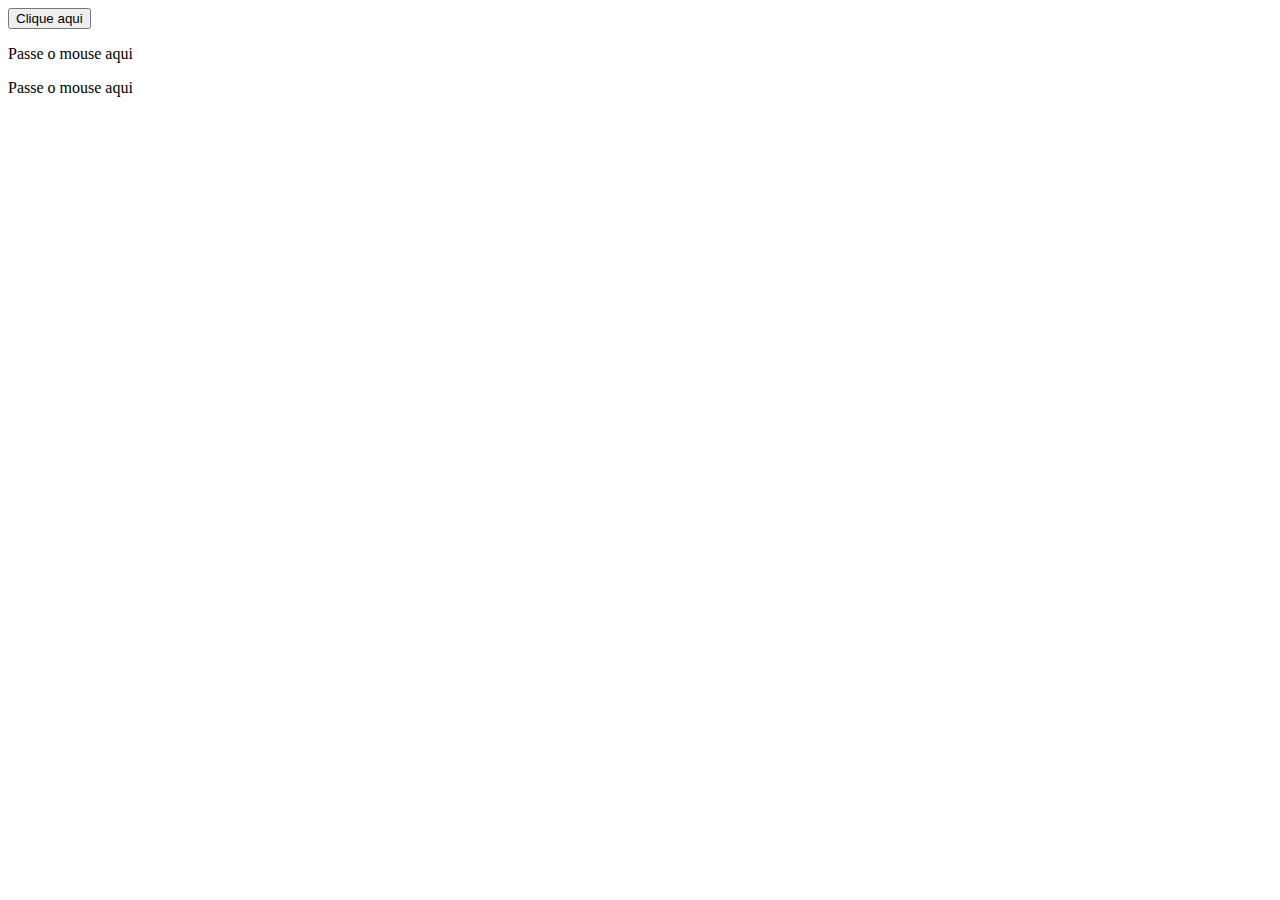
<file: intro-javascript/index.html>
<!DOCTYPE html>
<html lang="en">
<head>
    <meta charset="UTF-8">
    <meta name="viewport" content="width=device-width, initial-scale=1.0">
    <title>Minha página</title>
    <script type="text/javascript" src="js/main.js"></script>
</head>
<body>
    <button type="button" onclick="clicou()">Clique aqui</button>
    <p id="agradecimento" onclick="redirecionar()"></p>
    <p id="mousemove" onmouseover="trocar(this)" onmouseout="voltar(this)">Passe o mouse aqui</p>
    <p id="mousemove2" onmouseover="trocar()" onmouseout="voltar()">Passe o mouse aqui</p>
</body>
</html>
</file>
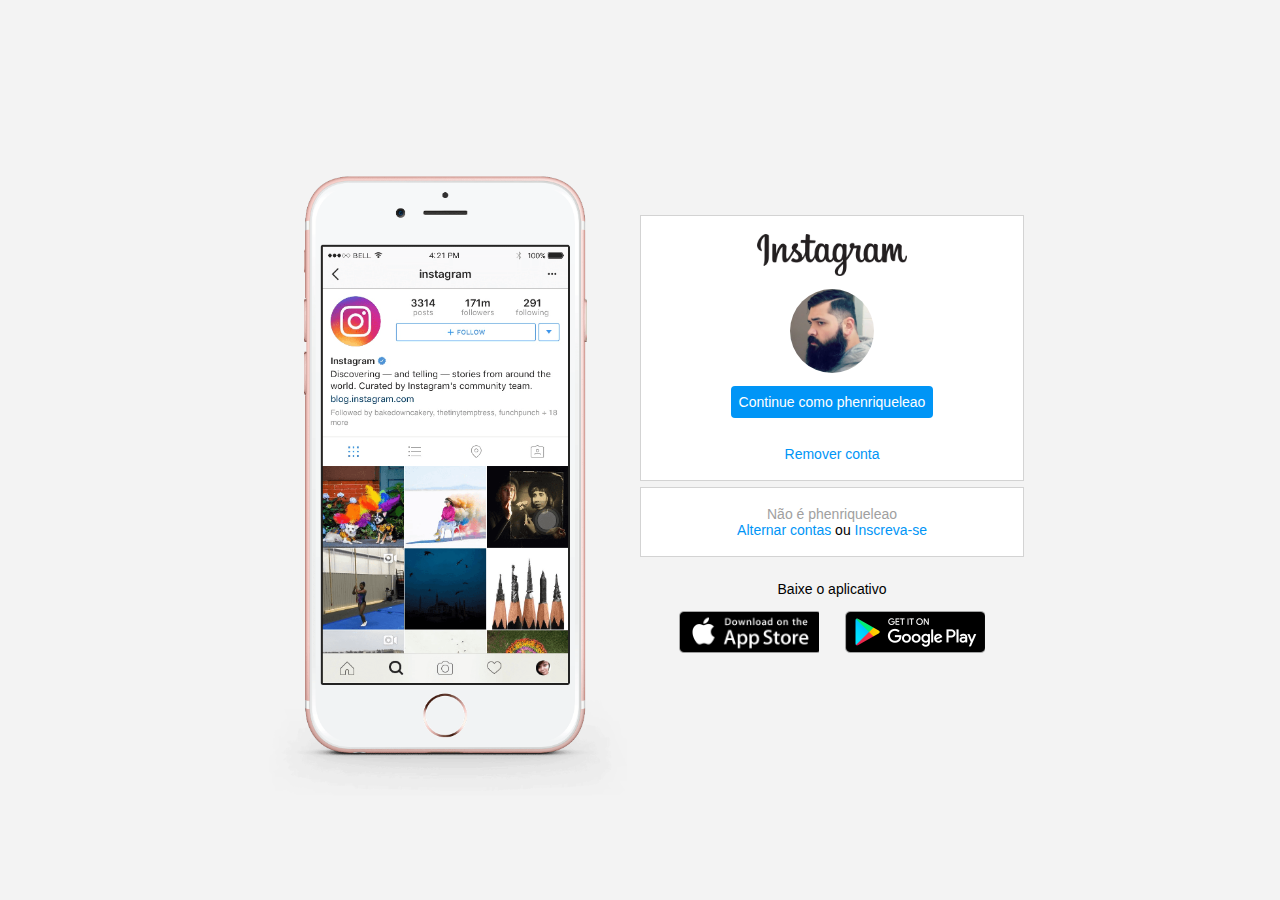
<file: recriando-instagram/index.html>
<!DOCTYPE html>
<html lang="en">
<head>
    <meta charset="UTF-8">
    <meta name="viewport" content="width=device-width, initial-scale=1.0">
    <link rel="stylesheet" href="style.css">
    <title>Instagram</title>
</head>
<body>
    <div class="instagram-wrapper">
        <div class="instagram-phone">
            <img src="img/instagram-celular.png" alt="Celular">
        </div>
        <div class="instagram-continue">
            <div class="group">
                <img src="img/instagram-logo.png" class="instagram-logo" alt="Instagram logo">
                <div class="profile-photo">
                    <img src="img/perfil-instagram.jpg" alt="foto de perfil">
                </div>
                <a href="#" class="instagram-login">Continue como phenriqueleao</a>
                <a href="#" class="instagram-logout">Remover conta</a>
            </div>
            <div class="group">
                <p class="not-account">Não é phenriqueleao</p>
                <p class="notaccount">
                    <span class="link-blue">Alternar contas</span>
                    ou
                    <span class="link-blue">Inscreva-se</span>
                </p>
            </div>
            <div class="get-the-app">
                <p class="get-app">Baixe o aplicativo</p>
                <div class="download">
                    <a href="#" class="app-download"></a>
                    <a href="#" class="app-download"></a>
                </div>
            </div>
        </div>
    </div>
</body>
</html>
</file>
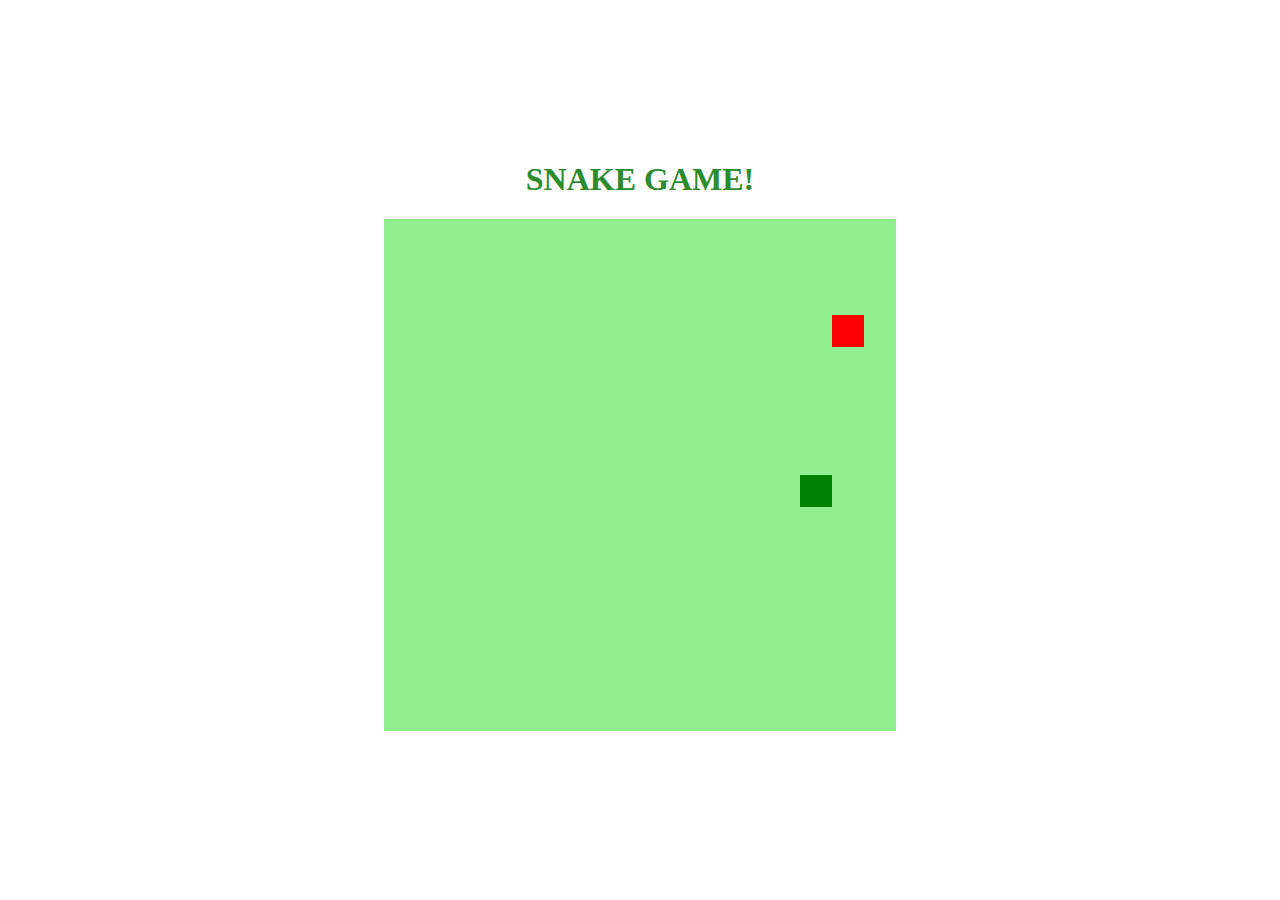
<file: snake-javascript/index.html>
<!DOCTYPE html>
<html lang="en">
<head>
    <meta charset="UTF-8">
    <meta name="viewport" content="width=device-width, initial-scale=1.0">
    <meta http-equiv="X-UA-Compatible" content="ie=edge">
    <link rel="stylesheet" href="style.css">
    <script defer src="script.js"></script>
    <title>Snake Game</title>
</head>
<body>
    <h1>SNAKE GAME!</h1>
    <canvas id="snake" width="512" height="512"></canvas>
</body>
</html>
</file>
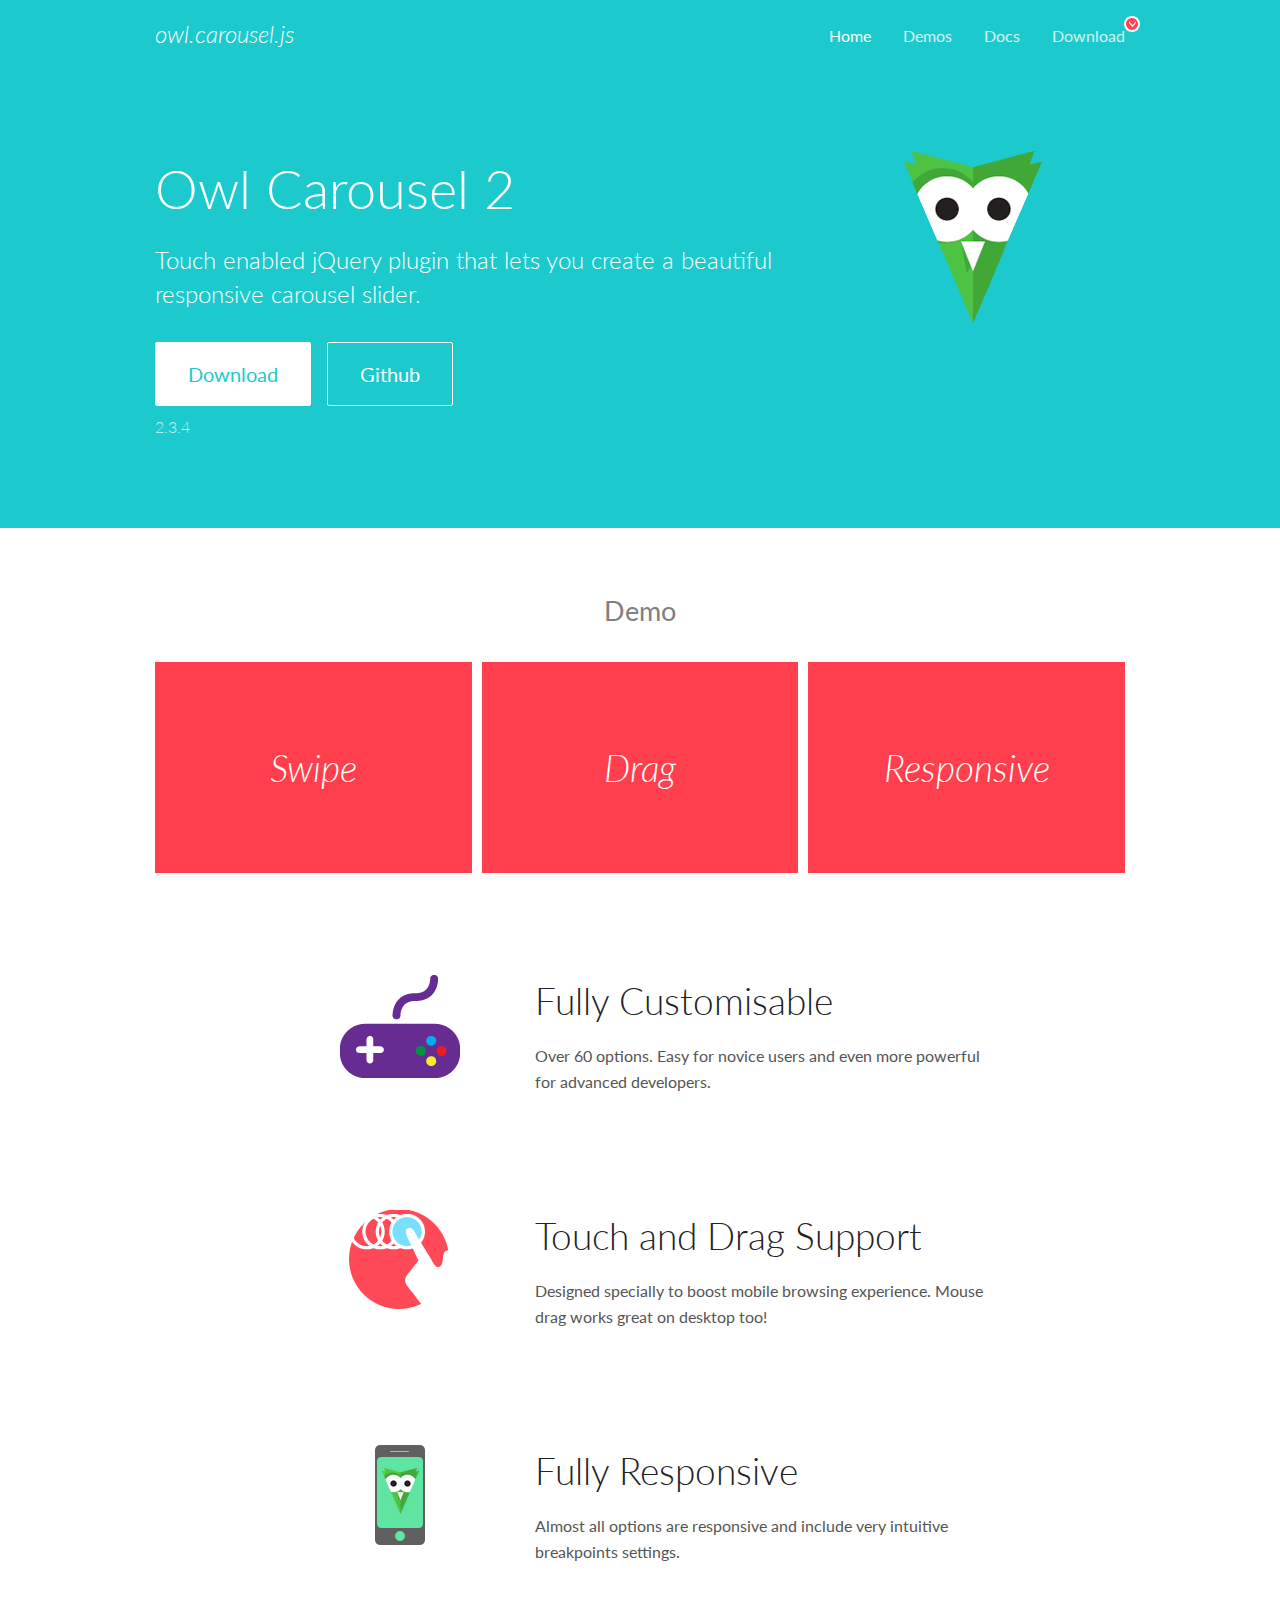
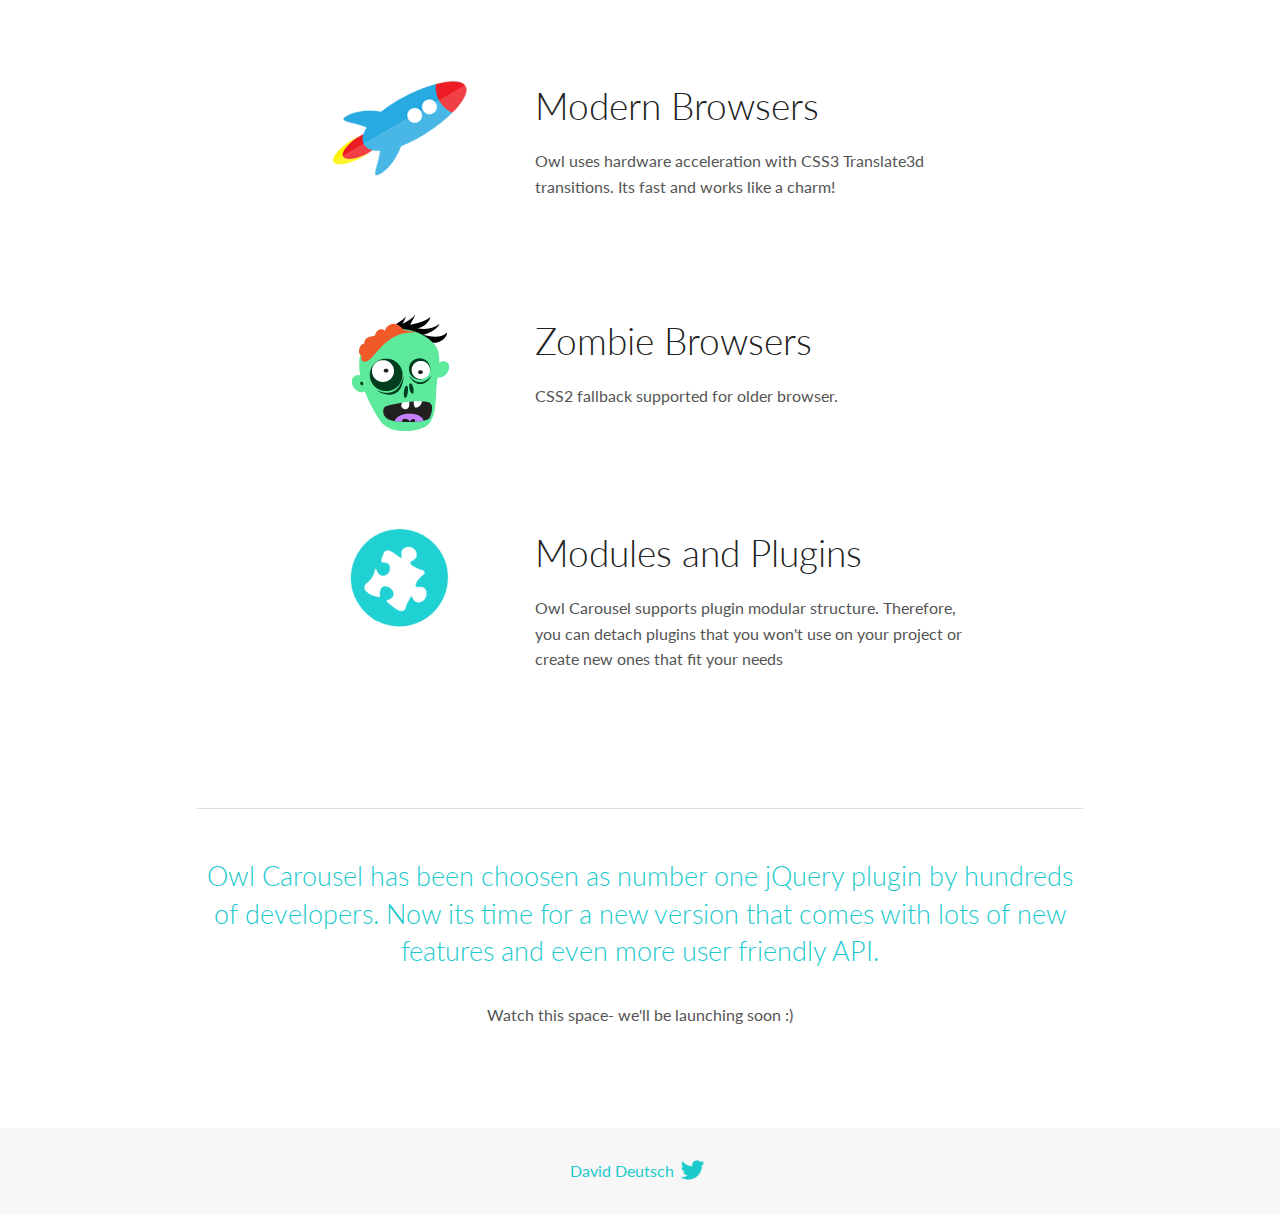
<file: recriando-netflix/OwlCarousel2-2.3.4/docs/index.html>
<!DOCTYPE html>
<html lang="en">
  <head>

    <!-- head -->
    <meta charset="utf-8">
    <meta name="msapplication-tap-highlight" content="no" />
    <meta name="viewport" content="width=device-width, initial-scale=1.0" />
    <meta name="description" content="Touch enabled jQuery plugin that lets you create beautiful responsive carousel slider.">
    <meta name="author" content="David Deutsch">
    <title>
      Home | Owl Carousel | 2.3.4
    </title>

    <!-- Stylesheets -->
    <link href='https://fonts.googleapis.com/css?family=Lato:300,400,700,400italic,300italic' rel='stylesheet' type='text/css'>
    <link rel="stylesheet" href="assets/css/docs.theme.min.css">

    <!-- Owl Stylesheets -->
    <link rel="stylesheet" href="assets/owlcarousel/assets/owl.carousel.min.css">
    <link rel="stylesheet" href="assets/owlcarousel/assets/owl.theme.default.min.css">

    <!-- HTML5 shim and Respond.js IE8 support of HTML5 elements and media queries -->

    <!--[if lt IE 9]>
      <script src="https://oss.maxcdn.com/libs/html5shiv/3.7.0/html5shiv.js"></script>
      <script src="https://oss.maxcdn.com/libs/respond.js/1.3.0/respond.min.js"></script>
    <![endif]-->

    <!-- Favicons -->
    <link rel="apple-touch-icon-precomposed" sizes="144x144" href="assets/ico/apple-touch-icon-144-precomposed.png">
    <link rel="shortcut icon" href="assets/ico/favicon.png">
    <link rel="shortcut icon" href="favicon.ico">

    <!-- Yeah i know js should not be in header. Its required for demos.-->

    <!-- javascript -->
    <script src="assets/vendors/jquery.min.js"></script>
    <script src="assets/owlcarousel/owl.carousel.js"></script>
  </head>
  <body>

    <!-- header -->
    <header class="header">
      <div class="row">
        <div class="large-12 columns">
          <div class="brand left">
            <h3>
              <a href="/OwlCarousel2/">owl.carousel.js</a> 
            </h3>
          </div>
          <a id="toggle-nav" class="right">
            <span></span> <span></span> <span></span> 
          </a> 
          <div class="nav-bar">
            <ul class="clearfix">
              <li class="active">
                <a href="/OwlCarousel2/index.html">Home</a> 
              </li>
              <li> <a href="/OwlCarousel2/demos/demos.html">Demos</a>  </li>
              <li> <a href="/OwlCarousel2/docs/started-welcome.html">Docs</a>  </li>
              <li>
                <a href="https://github.com/OwlCarousel2/OwlCarousel2/archive/2.3.4.zip">Download</a> 
                <span class="download"></span> 
              </li>
            </ul>
          </div>
        </div>
      </div>
    </header>

    <!-- home panel -->
    <section id="hero">
      <div class="row">
        <div class="large-8 medium-8 columns">
          <h1>Owl Carousel 2</h1>
          <h4>Touch enabled jQuery plugin that lets you create a beautiful responsive carousel slider.</h4>
          <a href="https://github.com/OwlCarousel2/OwlCarousel2/archive/2.3.4.zip" class="hero-button">Download</a> 
          <a href="https://github.com/OwlCarousel2/OwlCarousel2" class="hero-button outline">Github</a> 
          <p>2.3.4</p>
        </div>
        <div class="large-4 medium-4 columns">
          <img class="owl-logo" src="assets/img/owl-logo.png" alt="mr. Owl">
        </div>
      </div>
    </section>

    <!-- body -->
    <div class="home-demo">
      <div class="row">
        <div class="large-12 columns">
          <h3>Demo</h3>
          <div class="owl-carousel">
            <div class="item">
              <h2>Swipe</h2>
            </div>
            <div class="item">
              <h2>Drag</h2>
            </div>
            <div class="item">
              <h2>Responsive</h2>
            </div>
            <div class="item">
              <h2>CSS3</h2>
            </div>
            <div class="item">
              <h2>Fast</h2>
            </div>
            <div class="item">
              <h2>Easy</h2>
            </div>
            <div class="item">
              <h2>Free</h2>
            </div>
            <div class="item">
              <h2>Upgradable</h2>
            </div>
            <div class="item">
              <h2>Tons of options</h2>
            </div>
            <div class="item">
              <h2>Infinity</h2>
            </div>
            <div class="item">
              <h2>Auto Width</h2>
            </div>
          </div>
        </div>
      </div>
    </div>
    <script>
      var owl = $('.owl-carousel');
      owl.owlCarousel({
        margin: 10,
        loop: true,
        responsive: {
          0: {
            items: 1
          },
          600: {
            items: 2
          },
          1000: {
            items: 3
          }
        }
      })
    </script>

    <!-- features -->
    <div id="features">
      <div class="row">
        <div class="small-12 medium-9 small-centered columns">
          <section class="row feature">
            <div class="medium-4 small-12 columns">
              <img src="assets/img/feature-options.png" alt="">
            </div>
            <div class="medium-8 small-12 columns">
              <h2>Fully Customisable</h2>
              <p>Over 60 options. Easy for novice users and even more powerful for advanced developers.</p>
            </div>
          </section>
          <section class="row feature">
            <div class="medium-4 small-12 columns">
              <img src="assets/img/feature-drag.png" alt="">
            </div>
            <div class="medium-8 small-12 columns">
              <h2>Touch and Drag Support</h2>
              <p>Designed specially to boost mobile browsing experience. Mouse drag works great on desktop too!</p>
            </div>
          </section>
          <section class="row feature">
            <div class="medium-4 small-12 columns">
              <img src="assets/img/feature-responsive.png" alt="">
            </div>
            <div class="medium-8 small-12 columns">
              <h2>Fully Responsive</h2>
              <p>Almost all options are responsive and include very intuitive breakpoints settings.</p>
            </div>
          </section>
          <section class="row feature">
            <div class="medium-4 small-12 columns">
              <img src="assets/img/feature-modern.png" alt="">
            </div>
            <div class="medium-8 small-12 columns">
              <h2>Modern Browsers</h2>
              <p>Owl uses hardware acceleration with CSS3 Translate3d transitions. Its fast and works like a charm! </p>
            </div>
          </section>
          <section class="row feature">
            <div class="medium-4 small-12 columns">
              <img src="assets/img/feature-zombie.png" alt="">
            </div>
            <div class="medium-8 small-12 columns">
              <h2>Zombie Browsers</h2>
              <p>CSS2 fallback supported for older browser.</p>
            </div>
          </section>
          <section class="row feature">
            <div class="medium-4 small-12 columns">
              <img src="assets/img/feature-module.png" alt="">
            </div>
            <div class="medium-8 small-12 columns">
              <h2>Modules and Plugins</h2>
              <p>Owl Carousel supports plugin modular structure. Therefore, you can detach plugins that you won&#x27;t use on your project or create new ones that fit your needs</p>
            </div>
          </section>
        </div>
      </div>
    </div>

    <!-- footer -->
    <section id="teaser-text">
      <div class="row">
        <div class="small-12 medium-11 small-centered columns">
          <hr>
          <h3 id="owl-carousel-has-been-choosen-as-number-one-jquery-plugin-by-hundreds-of-developers-now-its-time-for-a-new-version-that-comes-with-lots-of-new-features-and-even-more-user-friendly-api-">Owl Carousel has been choosen as number one jQuery plugin by hundreds of developers. Now its time for a new version that comes with lots of new features and even more user friendly API.</h3>
          <p>Watch this space- we&#39;ll be launching soon :)</p>
        </div>
      </div>
    </section>

    <!-- footer -->
    <footer class="footer">
      <div class="row">
        <div class="large-12 columns">
          <h5>
            <a href="/OwlCarousel2/docs/support-contact.html">David Deutsch</a> 
            <a id="custom-tweet-button" href="https://twitter.com/share?url=https://github.com/OwlCarousel2/OwlCarousel2&text=Owl Carousel - This is so awesome! " target="_blank"></a> 
          </h5>
        </div>
      </div>
    </footer>

    <!-- vendors -->
    <script src="assets/vendors/highlight.js"></script>
    <script src="assets/js/app.js"></script>
  </body>
</html>
</file>
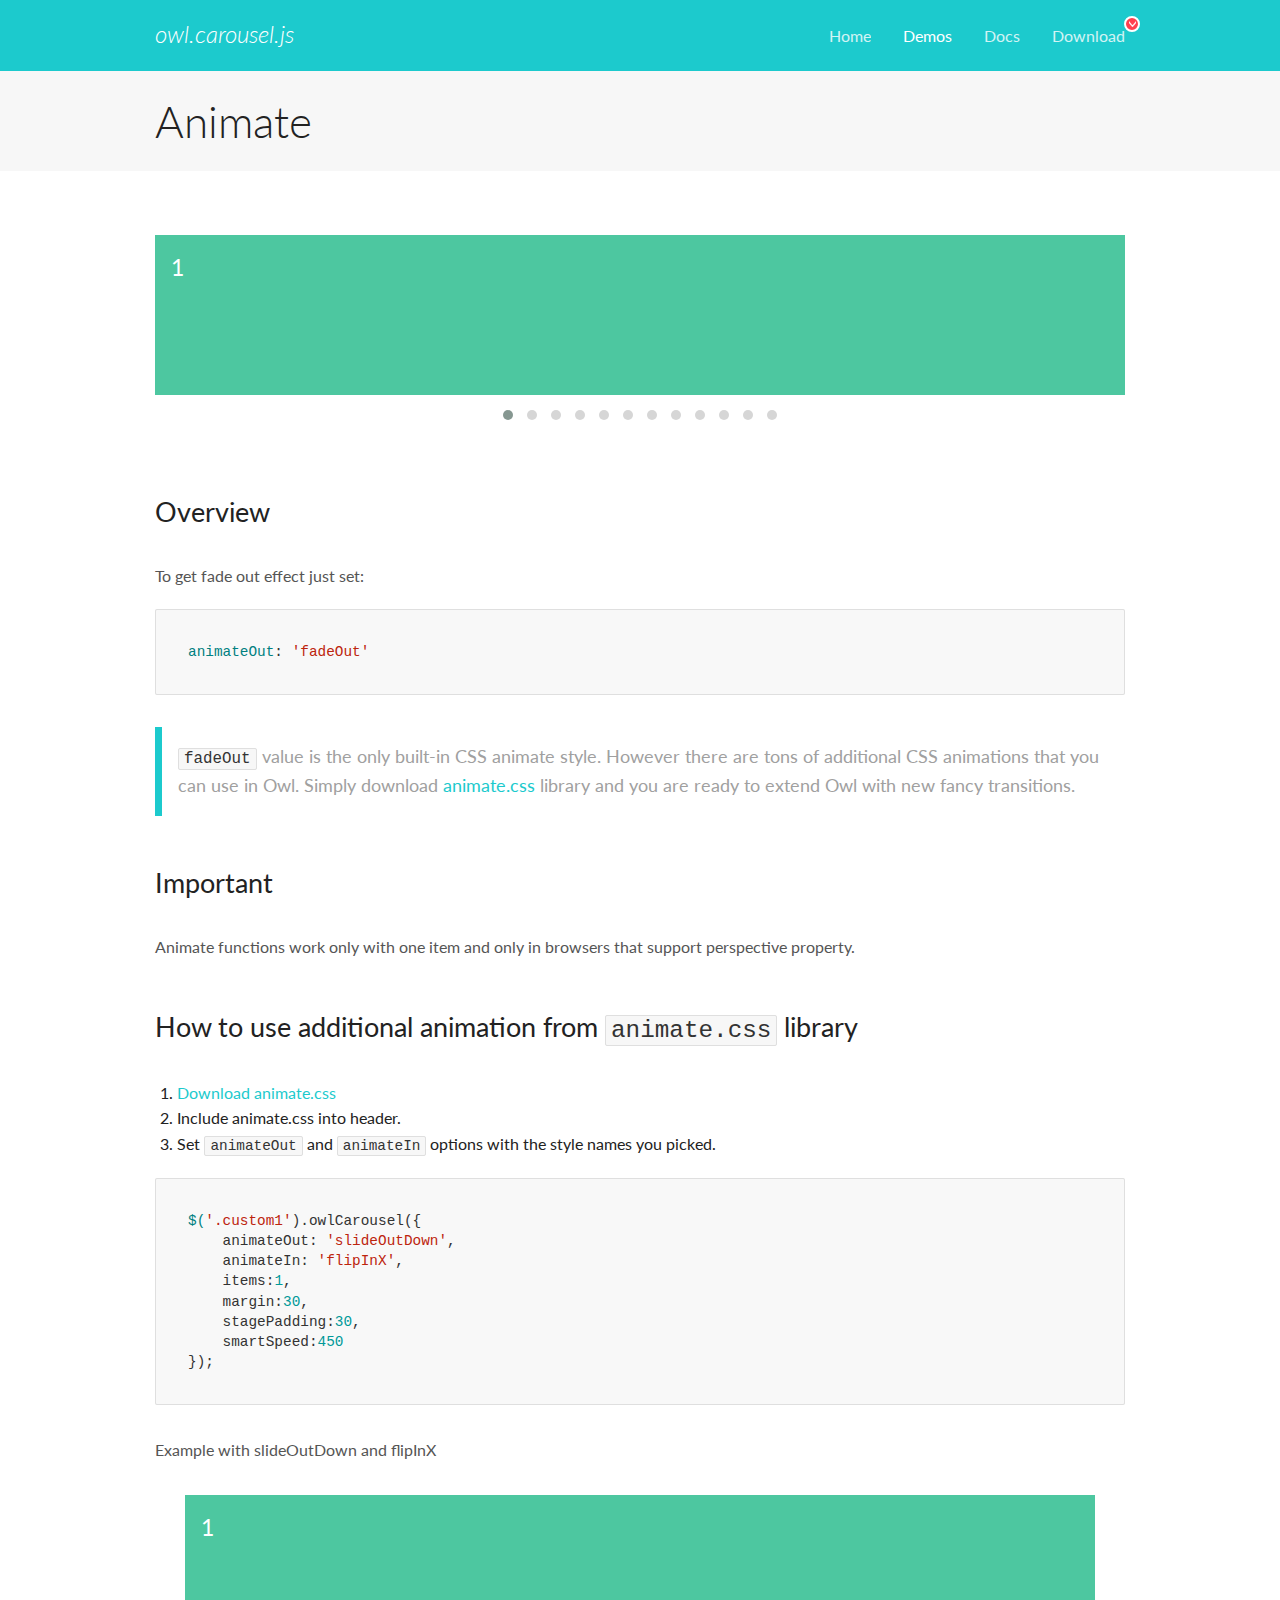
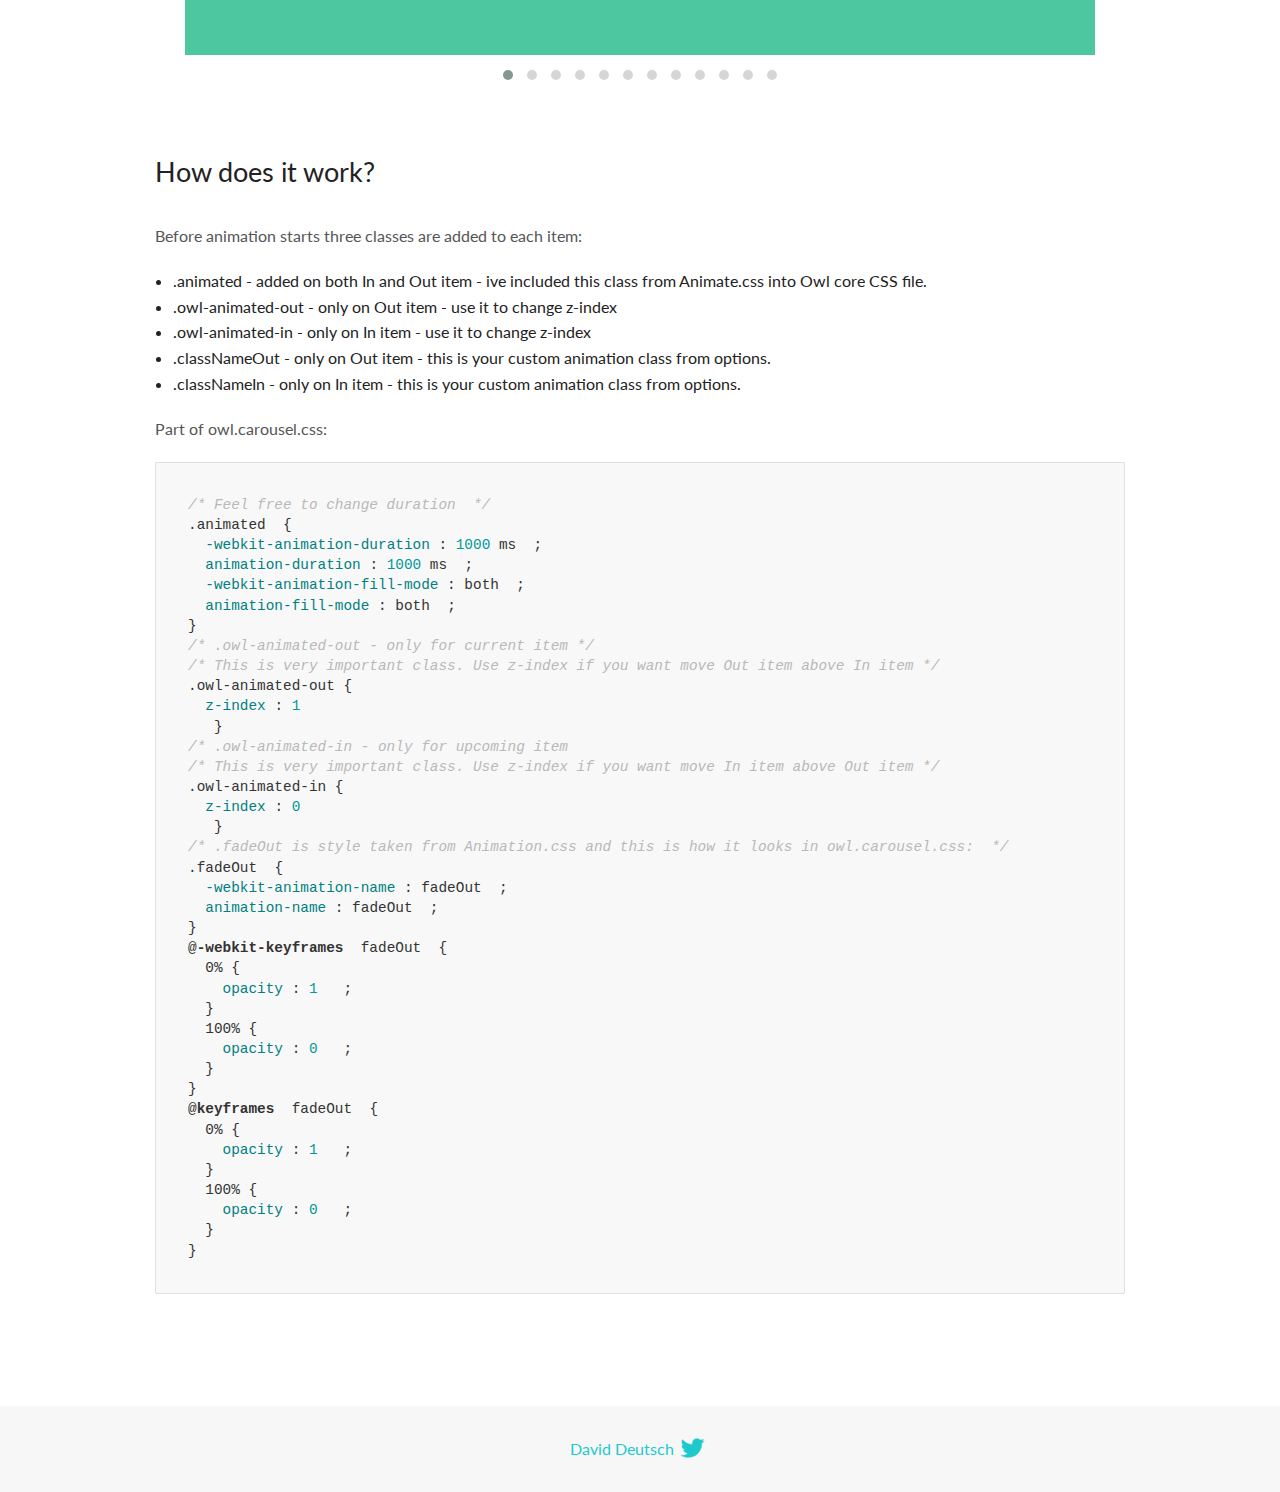
<file: recriando-netflix/OwlCarousel2-2.3.4/docs/demos/animate.html>
<!DOCTYPE html>
<html lang="en">
  <head>

    <!-- head -->
    <meta charset="utf-8">
    <meta name="msapplication-tap-highlight" content="no" />
    <meta name="viewport" content="width=device-width, initial-scale=1.0" />
    <meta name="description" content="Animate carousel">
    <meta name="author" content="David Deutsch">
    <title>
      Animate Demo | Owl Carousel | 2.3.4
    </title>

    <!-- Stylesheets -->
    <link href='https://fonts.googleapis.com/css?family=Lato:300,400,700,400italic,300italic' rel='stylesheet' type='text/css'>
    <link rel="stylesheet" href="../assets/css/docs.theme.min.css">

    <!-- Owl Stylesheets -->
    <link rel="stylesheet" href="../assets/owlcarousel/assets/owl.carousel.min.css">
    <link rel="stylesheet" href="../assets/owlcarousel/assets/owl.theme.default.min.css">

    <!-- HTML5 shim and Respond.js IE8 support of HTML5 elements and media queries -->

    <!--[if lt IE 9]>
      <script src="https://oss.maxcdn.com/libs/html5shiv/3.7.0/html5shiv.js"></script>
      <script src="https://oss.maxcdn.com/libs/respond.js/1.3.0/respond.min.js"></script>
    <![endif]-->

    <!-- Favicons -->
    <link rel="apple-touch-icon-precomposed" sizes="144x144" href="../assets/ico/apple-touch-icon-144-precomposed.png">
    <link rel="shortcut icon" href="../assets/ico/favicon.png">
    <link rel="shortcut icon" href="favicon.ico">

    <!-- Yeah i know js should not be in header. Its required for demos.-->

    <!-- javascript -->
    <script src="../assets/vendors/jquery.min.js"></script>
    <script src="../assets/owlcarousel/owl.carousel.js"></script>
  </head>
  <body>

    <!-- header -->
    <header class="header">
      <div class="row">
        <div class="large-12 columns">
          <div class="brand left">
            <h3>
              <a href="/OwlCarousel2/">owl.carousel.js</a> 
            </h3>
          </div>
          <a id="toggle-nav" class="right">
            <span></span> <span></span> <span></span> 
          </a> 
          <div class="nav-bar">
            <ul class="clearfix">
              <li> <a href="/OwlCarousel2/index.html">Home</a>  </li>
              <li class="active">
                <a href="/OwlCarousel2/demos/demos.html">Demos</a> 
              </li>
              <li> <a href="/OwlCarousel2/docs/started-welcome.html">Docs</a>  </li>
              <li>
                <a href="https://github.com/OwlCarousel2/OwlCarousel2/archive/2.3.4.zip">Download</a> 
                <span class="download"></span> 
              </li>
            </ul>
          </div>
        </div>
      </div>
    </header>

    <!-- title -->
    <section class="title">
      <div class="row">
        <div class="large-12 columns">
          <h1>Animate</h1>
        </div>
      </div>
    </section>

    <!--  Demos -->
    <section id="demos">
      <div class="row">
        <div class="large-12 columns">
          <div class="fadeOut owl-carousel owl-theme">
            <div class="item">
              <h4>1</h4>
            </div>
            <div class="item">
              <h4>2</h4>
            </div>
            <div class="item">
              <h4>3</h4>
            </div>
            <div class="item">
              <h4>4</h4>
            </div>
            <div class="item">
              <h4>5</h4>
            </div>
            <div class="item">
              <h4>6</h4>
            </div>
            <div class="item">
              <h4>7</h4>
            </div>
            <div class="item">
              <h4>8</h4>
            </div>
            <div class="item">
              <h4>9</h4>
            </div>
            <div class="item">
              <h4>10</h4>
            </div>
            <div class="item">
              <h4>11</h4>
            </div>
            <div class="item">
              <h4>12</h4>
            </div>
          </div>
          <h3 id="overview">Overview</h3>
          <p>To get fade out effect just set:</p>
          <pre><code>animateOut: &#39;fadeOut&#39;</code></pre>
          <blockquote>
            <p><code>fadeOut</code> value is the only built-in CSS animate style. However there are tons of additional CSS animations that you can use in Owl. Simply download
              <a href="https://daneden.github.io/animate.css/">animate.css</a>  library and you are ready to extend Owl with new fancy transitions.</p>
          </blockquote>
          <h3 id="important">Important</h3>
          <p>Animate functions work only with one item and only in browsers that support perspective property.</p>
          <h3 id="how-to-use-additional-animation-from-animate-css-library">How to use additional animation from <code>animate.css</code> library</h3>
          <ol>
            <li> <a href="https://daneden.github.io/animate.css/">Download animate.css</a>  </li>
            <li>Include animate.css into header.</li>
            <li>Set <code>animateOut</code> and <code>animateIn</code> options with the style names you picked.</li>
          </ol>
          <pre><code>$(&#39;.custom1&#39;).owlCarousel({
    animateOut: &#39;slideOutDown&#39;,
    animateIn: &#39;flipInX&#39;,
    items:1,
    margin:30,
    stagePadding:30,
    smartSpeed:450
});</code></pre>
          <p>Example with slideOutDown and flipInX</p>
          <div class="custom1 owl-carousel owl-theme">
            <div class="item">
              <h4>1</h4>
            </div>
            <div class="item">
              <h4>2</h4>
            </div>
            <div class="item">
              <h4>3</h4>
            </div>
            <div class="item">
              <h4>4</h4>
            </div>
            <div class="item">
              <h4>5</h4>
            </div>
            <div class="item">
              <h4>6</h4>
            </div>
            <div class="item">
              <h4>7</h4>
            </div>
            <div class="item">
              <h4>8</h4>
            </div>
            <div class="item">
              <h4>9</h4>
            </div>
            <div class="item">
              <h4>10</h4>
            </div>
            <div class="item">
              <h4>11</h4>
            </div>
            <div class="item">
              <h4>12</h4>
            </div>
          </div>
          <h3 id="how-does-it-work-">How does it work?</h3>
          <p>Before animation starts three classes are added to each item:</p>
          <ul>
            <li>.animated - added on both In and Out item - ive included this class from Animate.css into Owl core CSS file.</li>
            <li>.owl-animated-out - only on Out item - use it to change z-index</li>
            <li>.owl-animated-in - only on In item - use it to change z-index</li>
            <li>.classNameOut - only on Out item - this is your custom animation class from options.</li>
            <li>.classNameIn - only on In item - this is your custom animation class from options.</li>
          </ul>
          <p>Part of owl.carousel.css:</p>
          <pre><code class="language-css"><span class="comment">/* Feel free to change duration  */</span> 
<span class="class">.animated</span>  <span class="rules">{
  <span class="rule"><span class="attribute">-webkit-animation-duration</span> :<span class="value"> <span class="number">1000</span> ms</span> </span> ;
  <span class="rule"><span class="attribute">animation-duration</span> :<span class="value"> <span class="number">1000</span> ms</span> </span> ;
  <span class="rule"><span class="attribute">-webkit-animation-fill-mode</span> :<span class="value"> both</span> </span> ;
  <span class="rule"><span class="attribute">animation-fill-mode</span> :<span class="value"> both</span> </span> ;
<span class="rule">}</span> </span> 
<span class="comment">/* .owl-animated-out - only for current item */</span> 
<span class="comment">/* This is very important class. Use z-index if you want move Out item above In item */</span> 
<span class="class">.owl-animated-out</span> <span class="rules">{
  <span class="rule"><span class="attribute">z-index</span> :<span class="value"> <span class="number">1</span> 
</span> </span> </span> }
<span class="comment">/* .owl-animated-in - only for upcoming item
/* This is very important class. Use z-index if you want move In item above Out item */</span> 
<span class="class">.owl-animated-in</span> <span class="rules">{
  <span class="rule"><span class="attribute">z-index</span> :<span class="value"> <span class="number">0</span> 
</span> </span> </span> }
<span class="comment">/* .fadeOut is style taken from Animation.css and this is how it looks in owl.carousel.css:  */</span> 
<span class="class">.fadeOut</span>  <span class="rules">{
  <span class="rule"><span class="attribute">-webkit-animation-name</span> :<span class="value"> fadeOut</span> </span> ;
  <span class="rule"><span class="attribute">animation-name</span> :<span class="value"> fadeOut</span> </span> ;
<span class="rule">}</span> </span> 
<span class="at_rule">@<span class="keyword">-webkit-keyframes</span>  fadeOut </span> {
  0% <span class="rules">{
    <span class="rule"><span class="attribute">opacity</span> :<span class="value"> <span class="number">1</span> </span> </span> ;
  <span class="rule">}</span> </span> 
  100% <span class="rules">{
    <span class="rule"><span class="attribute">opacity</span> :<span class="value"> <span class="number">0</span> </span> </span> ;
  <span class="rule">}</span> </span> 
}
<span class="at_rule">@<span class="keyword">keyframes</span>  fadeOut </span> {
  0% <span class="rules">{
    <span class="rule"><span class="attribute">opacity</span> :<span class="value"> <span class="number">1</span> </span> </span> ;
  <span class="rule">}</span> </span> 
  100% <span class="rules">{
    <span class="rule"><span class="attribute">opacity</span> :<span class="value"> <span class="number">0</span> </span> </span> ;
  <span class="rule">}</span> </span> 
}</code></pre>
          <link rel="stylesheet" href="../assets/css/animate.css">
          <script>
            jQuery(document).ready(function($) {
              $('.fadeOut').owlCarousel({
                items: 1,
                animateOut: 'fadeOut',
                loop: true,
                margin: 10,
              });
              $('.custom1').owlCarousel({
                animateOut: 'slideOutDown',
                animateIn: 'flipInX',
                items: 1,
                margin: 30,
                stagePadding: 30,
                smartSpeed: 450
              });
            });
          </script>
        </div>
      </div>
    </section>

    <!-- footer -->
    <footer class="footer">
      <div class="row">
        <div class="large-12 columns">
          <h5>
            <a href="/OwlCarousel2/docs/support-contact.html">David Deutsch</a> 
            <a id="custom-tweet-button" href="https://twitter.com/share?url=https://github.com/OwlCarousel2/OwlCarousel2&text=Owl Carousel - This is so awesome! " target="_blank"></a> 
          </h5>
        </div>
      </div>
    </footer>

    <!-- vendors -->
    <script src="../assets/vendors/highlight.js"></script>
    <script src="../assets/js/app.js"></script>
  </body>
</html>
</file>
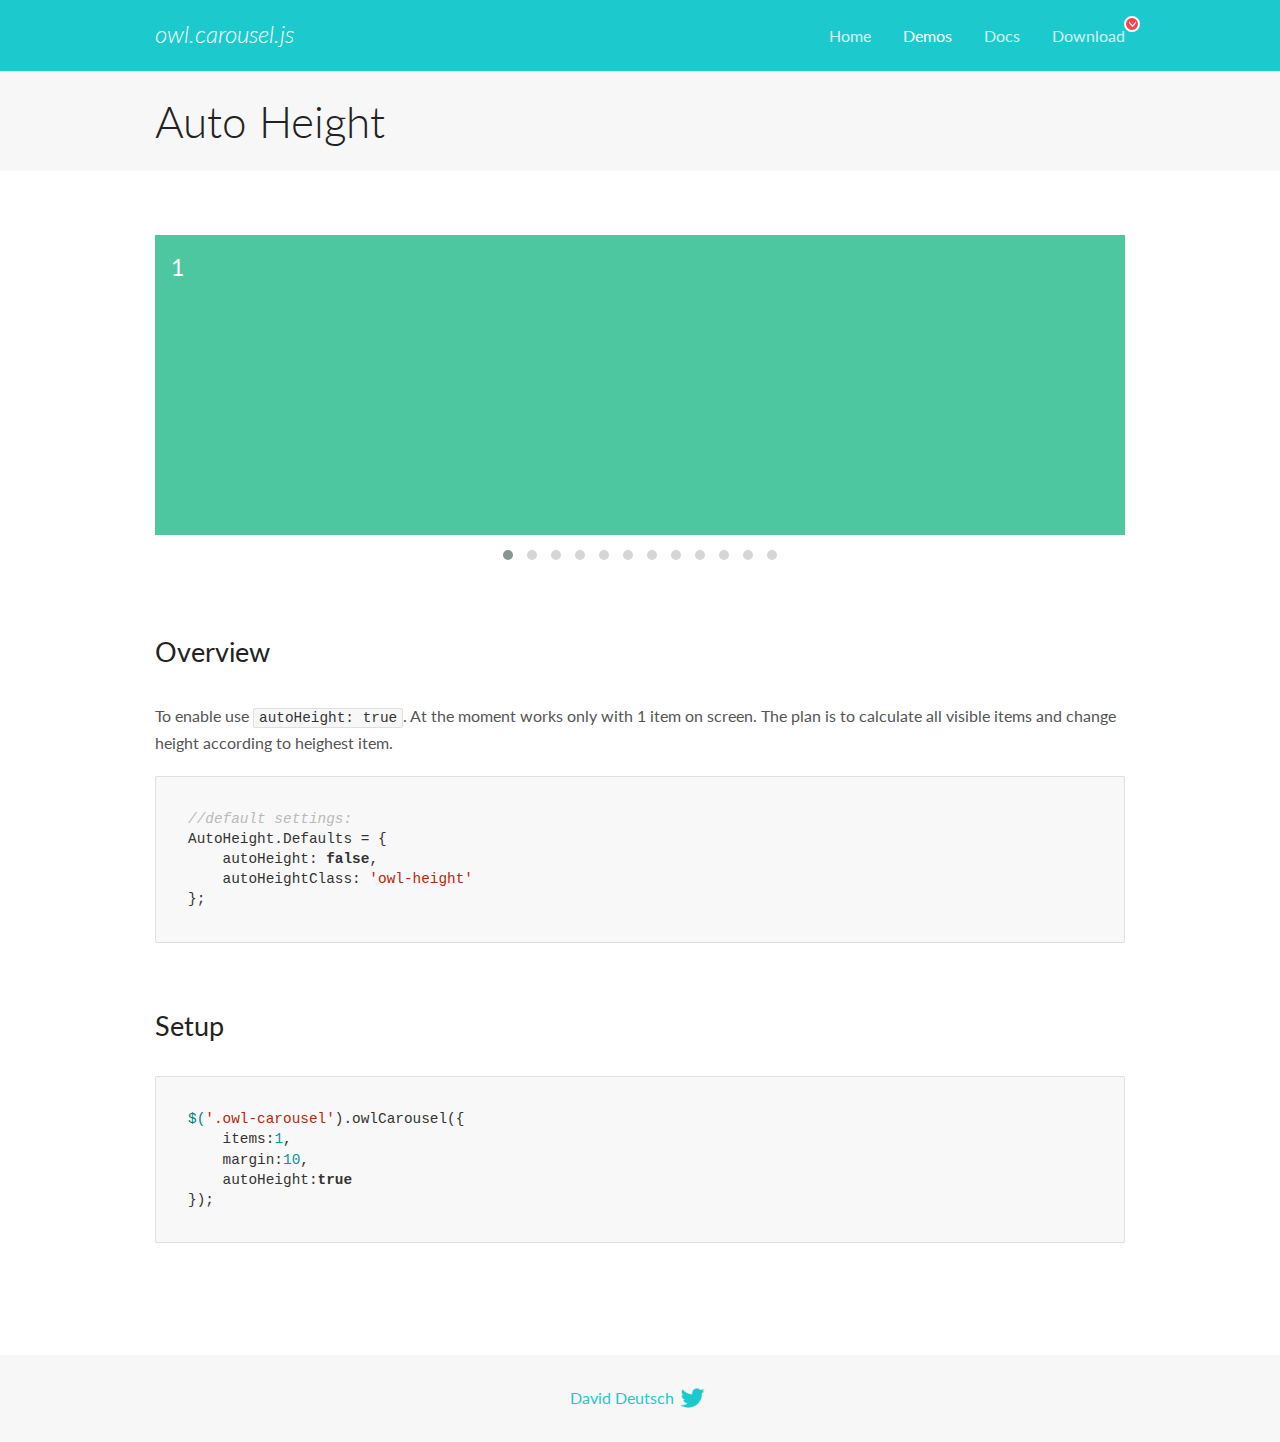
<file: recriando-netflix/OwlCarousel2-2.3.4/docs/demos/autoheight.html>
<!DOCTYPE html>
<html lang="en">
  <head>

    <!-- head -->
    <meta charset="utf-8">
    <meta name="msapplication-tap-highlight" content="no" />
    <meta name="viewport" content="width=device-width, initial-scale=1.0" />
    <meta name="description" content="autoHeight usage demo">
    <meta name="author" content="David Deutsch">
    <title>
      Auto Height Demo | Owl Carousel | 2.3.4
    </title>

    <!-- Stylesheets -->
    <link href='https://fonts.googleapis.com/css?family=Lato:300,400,700,400italic,300italic' rel='stylesheet' type='text/css'>
    <link rel="stylesheet" href="../assets/css/docs.theme.min.css">

    <!-- Owl Stylesheets -->
    <link rel="stylesheet" href="../assets/owlcarousel/assets/owl.carousel.min.css">
    <link rel="stylesheet" href="../assets/owlcarousel/assets/owl.theme.default.min.css">

    <!-- HTML5 shim and Respond.js IE8 support of HTML5 elements and media queries -->

    <!--[if lt IE 9]>
      <script src="https://oss.maxcdn.com/libs/html5shiv/3.7.0/html5shiv.js"></script>
      <script src="https://oss.maxcdn.com/libs/respond.js/1.3.0/respond.min.js"></script>
    <![endif]-->

    <!-- Favicons -->
    <link rel="apple-touch-icon-precomposed" sizes="144x144" href="../assets/ico/apple-touch-icon-144-precomposed.png">
    <link rel="shortcut icon" href="../assets/ico/favicon.png">
    <link rel="shortcut icon" href="favicon.ico">

    <!-- Yeah i know js should not be in header. Its required for demos.-->

    <!-- javascript -->
    <script src="../assets/vendors/jquery.min.js"></script>
    <script src="../assets/owlcarousel/owl.carousel.js"></script>
  </head>
  <body>

    <!-- header -->
    <header class="header">
      <div class="row">
        <div class="large-12 columns">
          <div class="brand left">
            <h3>
              <a href="/OwlCarousel2/">owl.carousel.js</a> 
            </h3>
          </div>
          <a id="toggle-nav" class="right">
            <span></span> <span></span> <span></span> 
          </a> 
          <div class="nav-bar">
            <ul class="clearfix">
              <li> <a href="/OwlCarousel2/index.html">Home</a>  </li>
              <li class="active">
                <a href="/OwlCarousel2/demos/demos.html">Demos</a> 
              </li>
              <li> <a href="/OwlCarousel2/docs/started-welcome.html">Docs</a>  </li>
              <li>
                <a href="https://github.com/OwlCarousel2/OwlCarousel2/archive/2.3.4.zip">Download</a> 
                <span class="download"></span> 
              </li>
            </ul>
          </div>
        </div>
      </div>
    </header>

    <!-- title -->
    <section class="title">
      <div class="row">
        <div class="large-12 columns">
          <h1>Auto Height</h1>
        </div>
      </div>
    </section>

    <!--  Demos -->
    <section id="demos">
      <div class="row">
        <div class="large-12 columns">
          <div class="owl-carousel owl-theme">
            <div class="item" style="height:300px">
              <h4>1</h4>
            </div>
            <div class="item" style="height:100px">
              <h4>2</h4>
            </div>
            <div class="item" style="height:500px">
              <h4>3</h4>
            </div>
            <div class="item" style="height:250px">
              <h4>4</h4>
            </div>
            <div class="item" style="height:400px">
              <h4>5</h4>
            </div>
            <div class="item" style="height:500px">
              <h4>6</h4>
            </div>
            <div class="item" style="height:600px">
              <h4>7</h4>
            </div>
            <div class="item" style="height:400px">
              <h4>8</h4>
            </div>
            <div class="item" style="height:300px">
              <h4>9</h4>
            </div>
            <div class="item" style="height:350px">
              <h4>10</h4>
            </div>
            <div class="item" style="height:200px">
              <h4>11</h4>
            </div>
            <div class="item" style="height:150px">
              <h4>12</h4>
            </div>
          </div>
          <h3 id="overview">Overview</h3>
          <p>To enable use <code>autoHeight: true</code>. At the moment works only with 1 item on screen. The plan is to calculate all visible items and change height according to heighest item.</p>
          <pre><code>//default settings:
AutoHeight.Defaults = {
    autoHeight: false,
    autoHeightClass: &#39;owl-height&#39;
};</code></pre>
          <h3 id="setup">Setup</h3>
          <pre><code>$(&#39;.owl-carousel&#39;).owlCarousel({
    items:1,
    margin:10,
    autoHeight:true
});</code></pre>
          <script>
            $(document).ready(function() {
              $('.owl-carousel').owlCarousel({
                items: 1,
                margin: 10,
                autoHeight: true
              });
            })
          </script>
        </div>
      </div>
    </section>

    <!-- footer -->
    <footer class="footer">
      <div class="row">
        <div class="large-12 columns">
          <h5>
            <a href="/OwlCarousel2/docs/support-contact.html">David Deutsch</a> 
            <a id="custom-tweet-button" href="https://twitter.com/share?url=https://github.com/OwlCarousel2/OwlCarousel2&text=Owl Carousel - This is so awesome! " target="_blank"></a> 
          </h5>
        </div>
      </div>
    </footer>

    <!-- vendors -->
    <script src="../assets/vendors/highlight.js"></script>
    <script src="../assets/js/app.js"></script>
  </body>
</html>
</file>
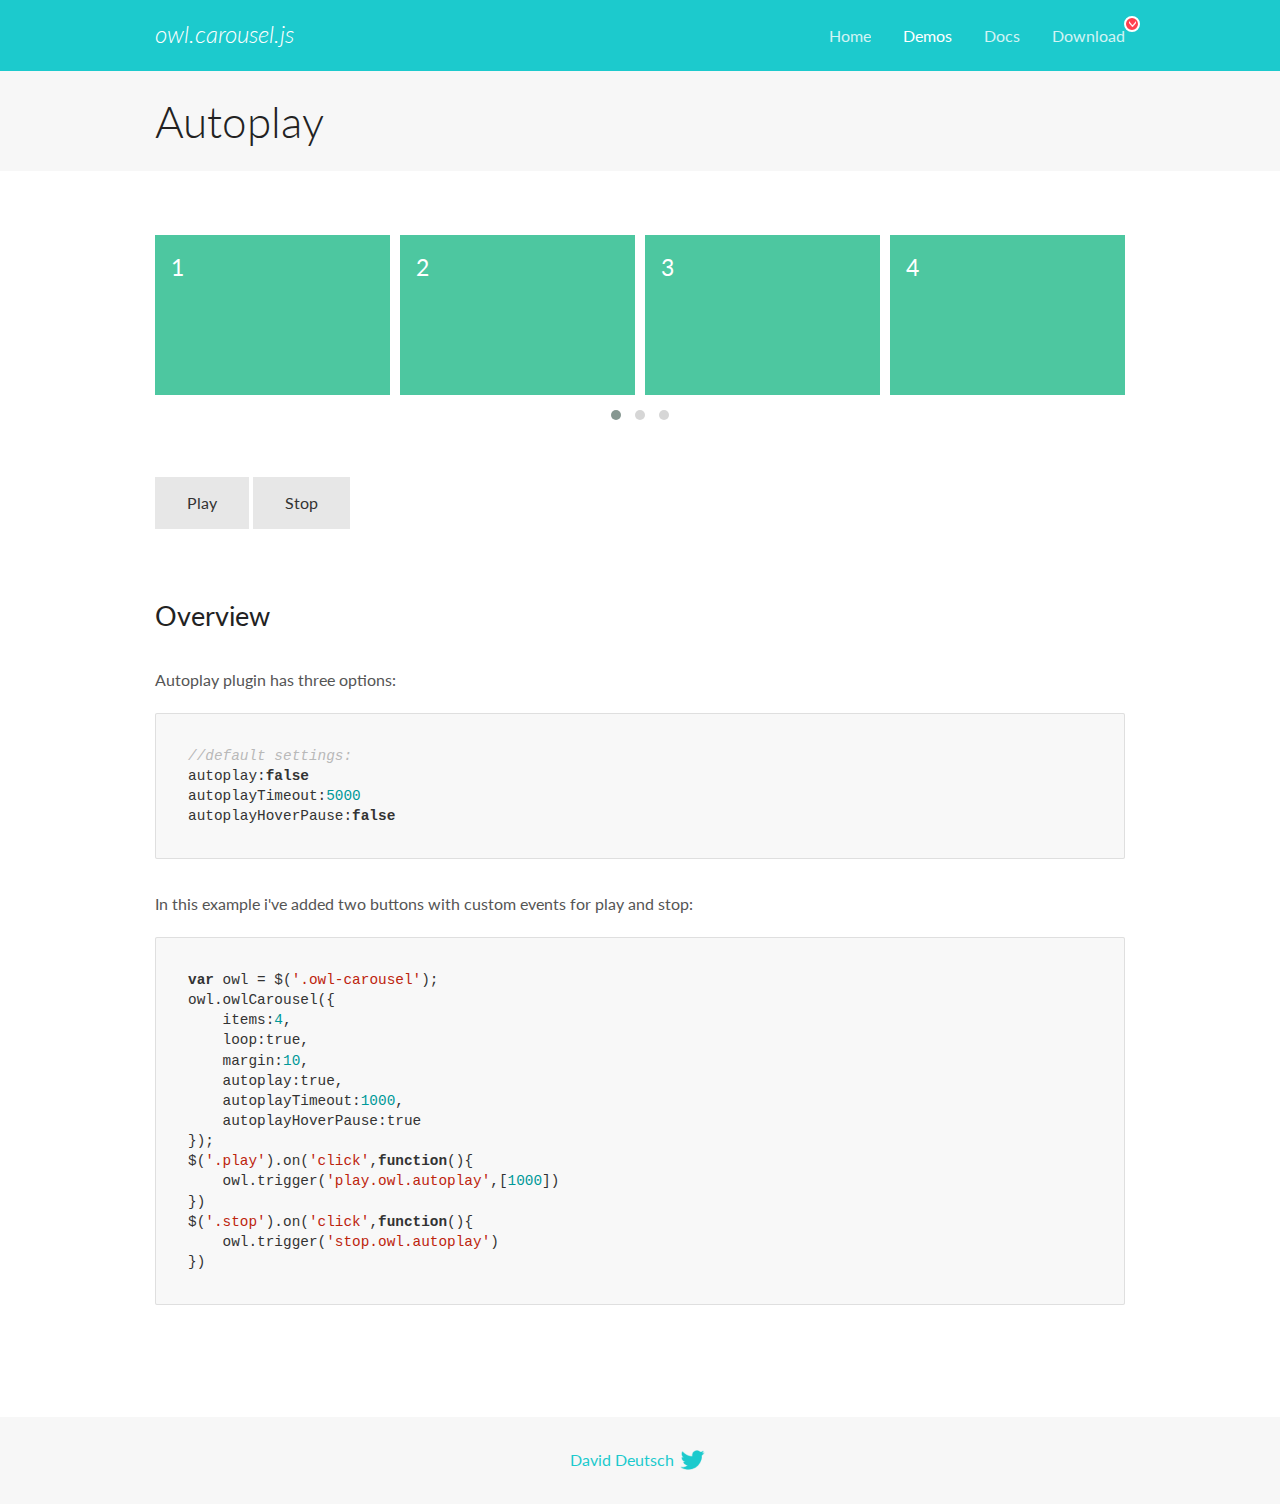
<file: recriando-netflix/OwlCarousel2-2.3.4/docs/demos/autoplay.html>
<!DOCTYPE html>
<html lang="en">
  <head>

    <!-- head -->
    <meta charset="utf-8">
    <meta name="msapplication-tap-highlight" content="no" />
    <meta name="viewport" content="width=device-width, initial-scale=1.0" />
    <meta name="description" content="Autoplay usage demo">
    <meta name="author" content="David Deutsch">
    <title>
      Autoplay Demo | Owl Carousel | 2.3.4
    </title>

    <!-- Stylesheets -->
    <link href='https://fonts.googleapis.com/css?family=Lato:300,400,700,400italic,300italic' rel='stylesheet' type='text/css'>
    <link rel="stylesheet" href="../assets/css/docs.theme.min.css">

    <!-- Owl Stylesheets -->
    <link rel="stylesheet" href="../assets/owlcarousel/assets/owl.carousel.min.css">
    <link rel="stylesheet" href="../assets/owlcarousel/assets/owl.theme.default.min.css">

    <!-- HTML5 shim and Respond.js IE8 support of HTML5 elements and media queries -->

    <!--[if lt IE 9]>
      <script src="https://oss.maxcdn.com/libs/html5shiv/3.7.0/html5shiv.js"></script>
      <script src="https://oss.maxcdn.com/libs/respond.js/1.3.0/respond.min.js"></script>
    <![endif]-->

    <!-- Favicons -->
    <link rel="apple-touch-icon-precomposed" sizes="144x144" href="../assets/ico/apple-touch-icon-144-precomposed.png">
    <link rel="shortcut icon" href="../assets/ico/favicon.png">
    <link rel="shortcut icon" href="favicon.ico">

    <!-- Yeah i know js should not be in header. Its required for demos.-->

    <!-- javascript -->
    <script src="../assets/vendors/jquery.min.js"></script>
    <script src="../assets/owlcarousel/owl.carousel.js"></script>
  </head>
  <body>

    <!-- header -->
    <header class="header">
      <div class="row">
        <div class="large-12 columns">
          <div class="brand left">
            <h3>
              <a href="/OwlCarousel2/">owl.carousel.js</a> 
            </h3>
          </div>
          <a id="toggle-nav" class="right">
            <span></span> <span></span> <span></span> 
          </a> 
          <div class="nav-bar">
            <ul class="clearfix">
              <li> <a href="/OwlCarousel2/index.html">Home</a>  </li>
              <li class="active">
                <a href="/OwlCarousel2/demos/demos.html">Demos</a> 
              </li>
              <li> <a href="/OwlCarousel2/docs/started-welcome.html">Docs</a>  </li>
              <li>
                <a href="https://github.com/OwlCarousel2/OwlCarousel2/archive/2.3.4.zip">Download</a> 
                <span class="download"></span> 
              </li>
            </ul>
          </div>
        </div>
      </div>
    </header>

    <!-- title -->
    <section class="title">
      <div class="row">
        <div class="large-12 columns">
          <h1>Autoplay</h1>
        </div>
      </div>
    </section>

    <!--  Demos -->
    <section id="demos">
      <div class="row">
        <div class="large-12 columns">
          <div class="owl-carousel owl-theme">
            <div class="item">
              <h4>1</h4>
            </div>
            <div class="item">
              <h4>2</h4>
            </div>
            <div class="item">
              <h4>3</h4>
            </div>
            <div class="item">
              <h4>4</h4>
            </div>
            <div class="item">
              <h4>5</h4>
            </div>
            <div class="item">
              <h4>6</h4>
            </div>
            <div class="item">
              <h4>7</h4>
            </div>
            <div class="item">
              <h4>8</h4>
            </div>
            <div class="item">
              <h4>9</h4>
            </div>
            <div class="item">
              <h4>10</h4>
            </div>
            <div class="item">
              <h4>11</h4>
            </div>
            <div class="item">
              <h4>12</h4>
            </div>
          </div>
          <a class="button secondary play">Play</a> 
          <a class="button secondary stop">Stop</a> 
          <h3 id="overview">Overview</h3>
          <p>Autoplay plugin has three options:</p>
          <pre><code>//default settings:
autoplay:false
autoplayTimeout:5000
autoplayHoverPause:false</code></pre>
          <p>In this example i&#39;ve added two buttons with custom events for play and stop:</p>
          <pre><code>var owl = $(&#39;.owl-carousel&#39;);
owl.owlCarousel({
    items:4,
    loop:true,
    margin:10,
    autoplay:true,
    autoplayTimeout:1000,
    autoplayHoverPause:true
});
$(&#39;.play&#39;).on(&#39;click&#39;,function(){
    owl.trigger(&#39;play.owl.autoplay&#39;,[1000])
})
$(&#39;.stop&#39;).on(&#39;click&#39;,function(){
    owl.trigger(&#39;stop.owl.autoplay&#39;)
})</code></pre>
          <script>
            $(document).ready(function() {
              var owl = $('.owl-carousel');
              owl.owlCarousel({
                items: 4,
                loop: true,
                margin: 10,
                autoplay: true,
                autoplayTimeout: 1000,
                autoplayHoverPause: true
              });
              $('.play').on('click', function() {
                owl.trigger('play.owl.autoplay', [1000])
              })
              $('.stop').on('click', function() {
                owl.trigger('stop.owl.autoplay')
              })
            })
          </script>
        </div>
      </div>
    </section>

    <!-- footer -->
    <footer class="footer">
      <div class="row">
        <div class="large-12 columns">
          <h5>
            <a href="/OwlCarousel2/docs/support-contact.html">David Deutsch</a> 
            <a id="custom-tweet-button" href="https://twitter.com/share?url=https://github.com/OwlCarousel2/OwlCarousel2&text=Owl Carousel - This is so awesome! " target="_blank"></a> 
          </h5>
        </div>
      </div>
    </footer>

    <!-- vendors -->
    <script src="../assets/vendors/highlight.js"></script>
    <script src="../assets/js/app.js"></script>
  </body>
</html>
</file>
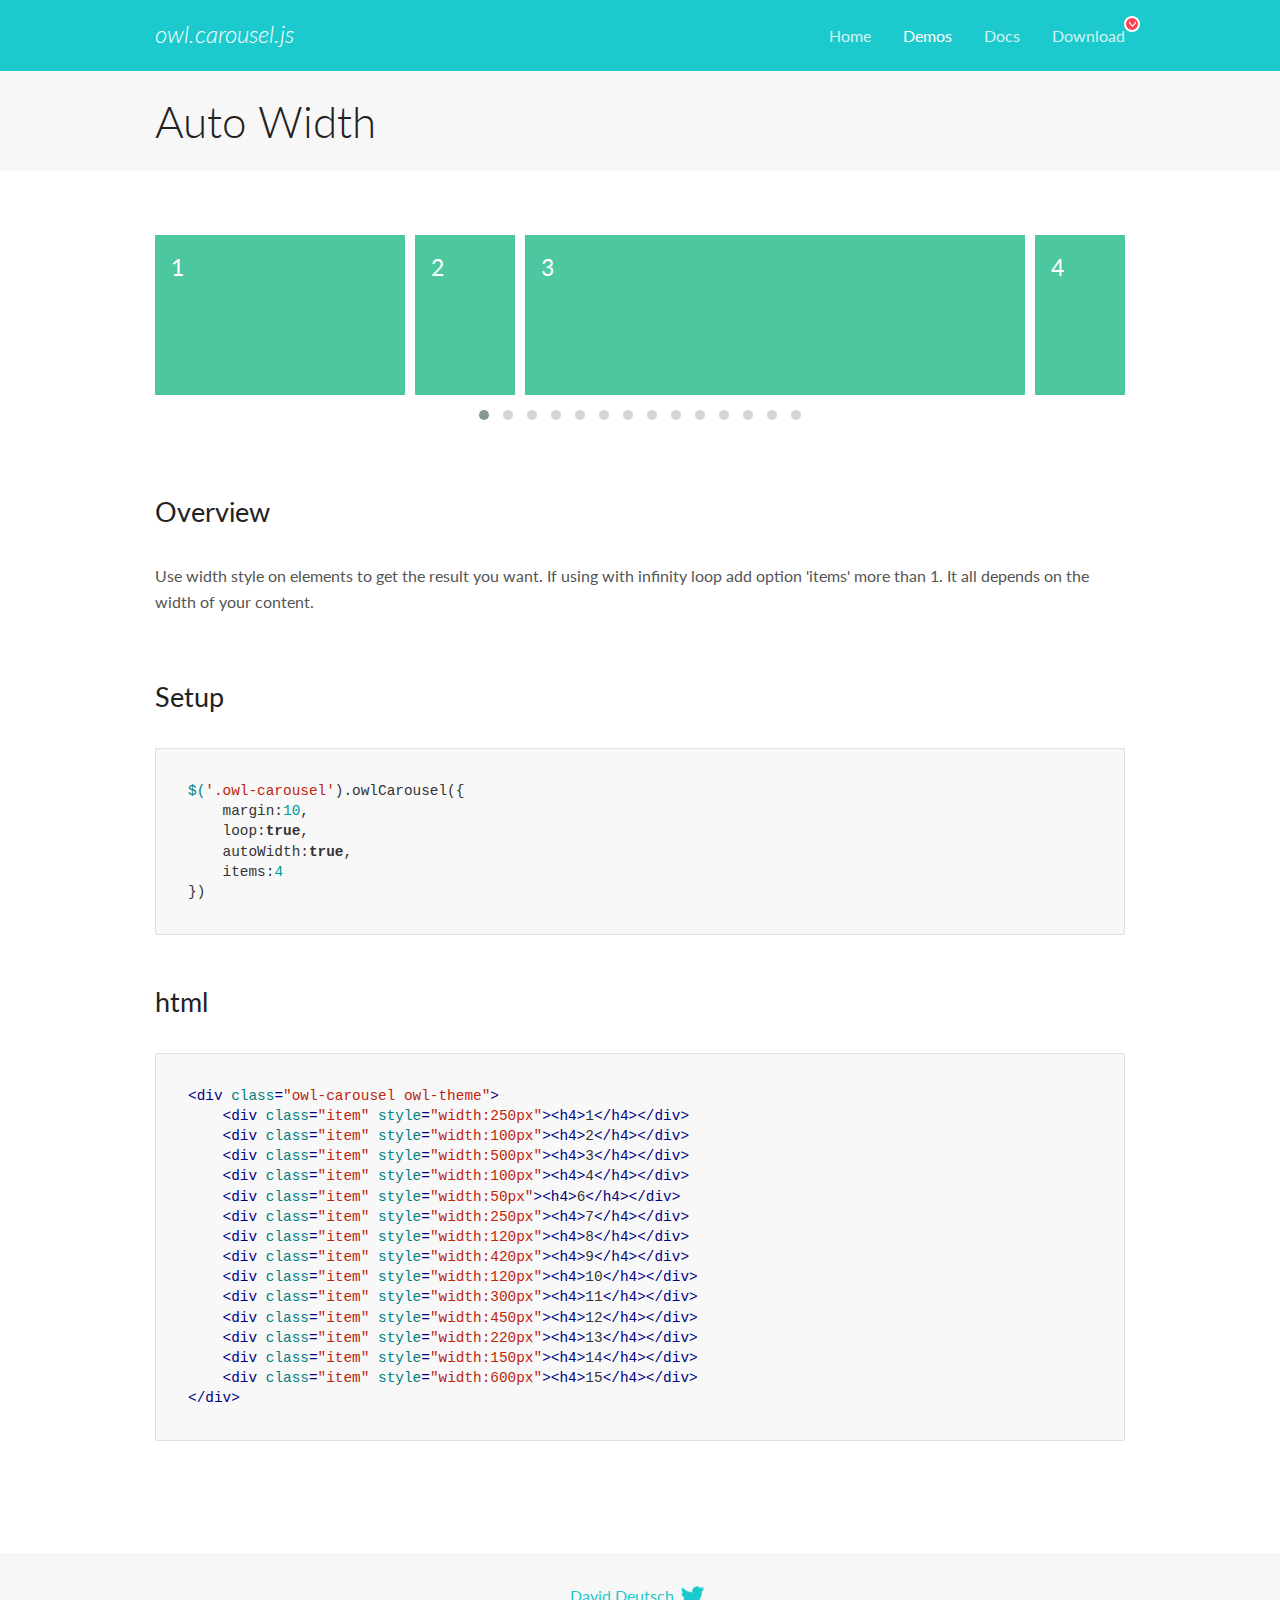
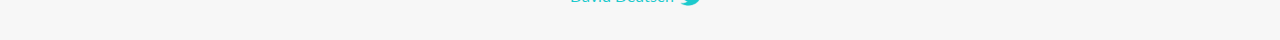
<file: recriando-netflix/OwlCarousel2-2.3.4/docs/demos/autowidth.html>
<!DOCTYPE html>
<html lang="en">
  <head>

    <!-- head -->
    <meta charset="utf-8">
    <meta name="msapplication-tap-highlight" content="no" />
    <meta name="viewport" content="width=device-width, initial-scale=1.0" />
    <meta name="description" content="Auto Width">
    <meta name="author" content="David Deutsch">
    <title>
      Auto Width Demo | Owl Carousel | 2.3.4
    </title>

    <!-- Stylesheets -->
    <link href='https://fonts.googleapis.com/css?family=Lato:300,400,700,400italic,300italic' rel='stylesheet' type='text/css'>
    <link rel="stylesheet" href="../assets/css/docs.theme.min.css">

    <!-- Owl Stylesheets -->
    <link rel="stylesheet" href="../assets/owlcarousel/assets/owl.carousel.min.css">
    <link rel="stylesheet" href="../assets/owlcarousel/assets/owl.theme.default.min.css">

    <!-- HTML5 shim and Respond.js IE8 support of HTML5 elements and media queries -->

    <!--[if lt IE 9]>
      <script src="https://oss.maxcdn.com/libs/html5shiv/3.7.0/html5shiv.js"></script>
      <script src="https://oss.maxcdn.com/libs/respond.js/1.3.0/respond.min.js"></script>
    <![endif]-->

    <!-- Favicons -->
    <link rel="apple-touch-icon-precomposed" sizes="144x144" href="../assets/ico/apple-touch-icon-144-precomposed.png">
    <link rel="shortcut icon" href="../assets/ico/favicon.png">
    <link rel="shortcut icon" href="favicon.ico">

    <!-- Yeah i know js should not be in header. Its required for demos.-->

    <!-- javascript -->
    <script src="../assets/vendors/jquery.min.js"></script>
    <script src="../assets/owlcarousel/owl.carousel.js"></script>
  </head>
  <body>

    <!-- header -->
    <header class="header">
      <div class="row">
        <div class="large-12 columns">
          <div class="brand left">
            <h3>
              <a href="/OwlCarousel2/">owl.carousel.js</a> 
            </h3>
          </div>
          <a id="toggle-nav" class="right">
            <span></span> <span></span> <span></span> 
          </a> 
          <div class="nav-bar">
            <ul class="clearfix">
              <li> <a href="/OwlCarousel2/index.html">Home</a>  </li>
              <li class="active">
                <a href="/OwlCarousel2/demos/demos.html">Demos</a> 
              </li>
              <li> <a href="/OwlCarousel2/docs/started-welcome.html">Docs</a>  </li>
              <li>
                <a href="https://github.com/OwlCarousel2/OwlCarousel2/archive/2.3.4.zip">Download</a> 
                <span class="download"></span> 
              </li>
            </ul>
          </div>
        </div>
      </div>
    </header>

    <!-- title -->
    <section class="title">
      <div class="row">
        <div class="large-12 columns">
          <h1>Auto Width</h1>
        </div>
      </div>
    </section>

    <!--  Demos -->
    <section id="demos">
      <div class="row">
        <div class="large-12 columns">
          <div class="owl-carousel owl-theme">
            <div class="item" style="width:250px">
              <h4>1</h4>
            </div>
            <div class="item" style="width:100px">
              <h4>2</h4>
            </div>
            <div class="item" style="width:500px">
              <h4>3</h4>
            </div>
            <div class="item" style="width:100px">
              <h4>4</h4>
            </div>
            <div class="item" style="width:50px">
              <h4>6</h4>
            </div>
            <div class="item" style="width:250px">
              <h4>7</h4>
            </div>
            <div class="item" style="width:120px">
              <h4>8</h4>
            </div>
            <div class="item" style="width:420px">
              <h4>9</h4>
            </div>
            <div class="item" style="width:120px">
              <h4>10</h4>
            </div>
            <div class="item" style="width:300px">
              <h4>11</h4>
            </div>
            <div class="item" style="width:450px">
              <h4>12</h4>
            </div>
            <div class="item" style="width:220px">
              <h4>13</h4>
            </div>
            <div class="item" style="width:150px">
              <h4>14</h4>
            </div>
            <div class="item" style="width:600px">
              <h4>15</h4>
            </div>
          </div>
          <h3 id="overview">Overview</h3>
          <p>Use width style on elements to get the result you want. If using with infinity loop add option &#39;items&#39; more than 1. It all depends on the width of your content.</p>
          <h3 id="setup">Setup</h3>
          <pre><code>$(&#39;.owl-carousel&#39;).owlCarousel({
    margin:10,
    loop:true,
    autoWidth:true,
    items:4
})</code></pre>
          <h3 id="html">html</h3>
          <pre><code>&lt;div class=&quot;owl-carousel owl-theme&quot;&gt;
    &lt;div class=&quot;item&quot; style=&quot;width:250px&quot;&gt;&lt;h4&gt;1&lt;/h4&gt;&lt;/div&gt;
    &lt;div class=&quot;item&quot; style=&quot;width:100px&quot;&gt;&lt;h4&gt;2&lt;/h4&gt;&lt;/div&gt;
    &lt;div class=&quot;item&quot; style=&quot;width:500px&quot;&gt;&lt;h4&gt;3&lt;/h4&gt;&lt;/div&gt;
    &lt;div class=&quot;item&quot; style=&quot;width:100px&quot;&gt;&lt;h4&gt;4&lt;/h4&gt;&lt;/div&gt;
    &lt;div class=&quot;item&quot; style=&quot;width:50px&quot;&gt;&lt;h4&gt;6&lt;/h4&gt;&lt;/div&gt;
    &lt;div class=&quot;item&quot; style=&quot;width:250px&quot;&gt;&lt;h4&gt;7&lt;/h4&gt;&lt;/div&gt;
    &lt;div class=&quot;item&quot; style=&quot;width:120px&quot;&gt;&lt;h4&gt;8&lt;/h4&gt;&lt;/div&gt;
    &lt;div class=&quot;item&quot; style=&quot;width:420px&quot;&gt;&lt;h4&gt;9&lt;/h4&gt;&lt;/div&gt;
    &lt;div class=&quot;item&quot; style=&quot;width:120px&quot;&gt;&lt;h4&gt;10&lt;/h4&gt;&lt;/div&gt;
    &lt;div class=&quot;item&quot; style=&quot;width:300px&quot;&gt;&lt;h4&gt;11&lt;/h4&gt;&lt;/div&gt;
    &lt;div class=&quot;item&quot; style=&quot;width:450px&quot;&gt;&lt;h4&gt;12&lt;/h4&gt;&lt;/div&gt;
    &lt;div class=&quot;item&quot; style=&quot;width:220px&quot;&gt;&lt;h4&gt;13&lt;/h4&gt;&lt;/div&gt;
    &lt;div class=&quot;item&quot; style=&quot;width:150px&quot;&gt;&lt;h4&gt;14&lt;/h4&gt;&lt;/div&gt;
    &lt;div class=&quot;item&quot; style=&quot;width:600px&quot;&gt;&lt;h4&gt;15&lt;/h4&gt;&lt;/div&gt;
&lt;/div&gt;</code></pre>
          <script>
            $(document).ready(function() {
              $('.owl-carousel').owlCarousel({
                margin: 10,
                loop: true,
                autoWidth: true,
                items: 4
              })
            })
          </script>
        </div>
      </div>
    </section>

    <!-- footer -->
    <footer class="footer">
      <div class="row">
        <div class="large-12 columns">
          <h5>
            <a href="/OwlCarousel2/docs/support-contact.html">David Deutsch</a> 
            <a id="custom-tweet-button" href="https://twitter.com/share?url=https://github.com/OwlCarousel2/OwlCarousel2&text=Owl Carousel - This is so awesome! " target="_blank"></a> 
          </h5>
        </div>
      </div>
    </footer>

    <!-- vendors -->
    <script src="../assets/vendors/highlight.js"></script>
    <script src="../assets/js/app.js"></script>
  </body>
</html>
</file>
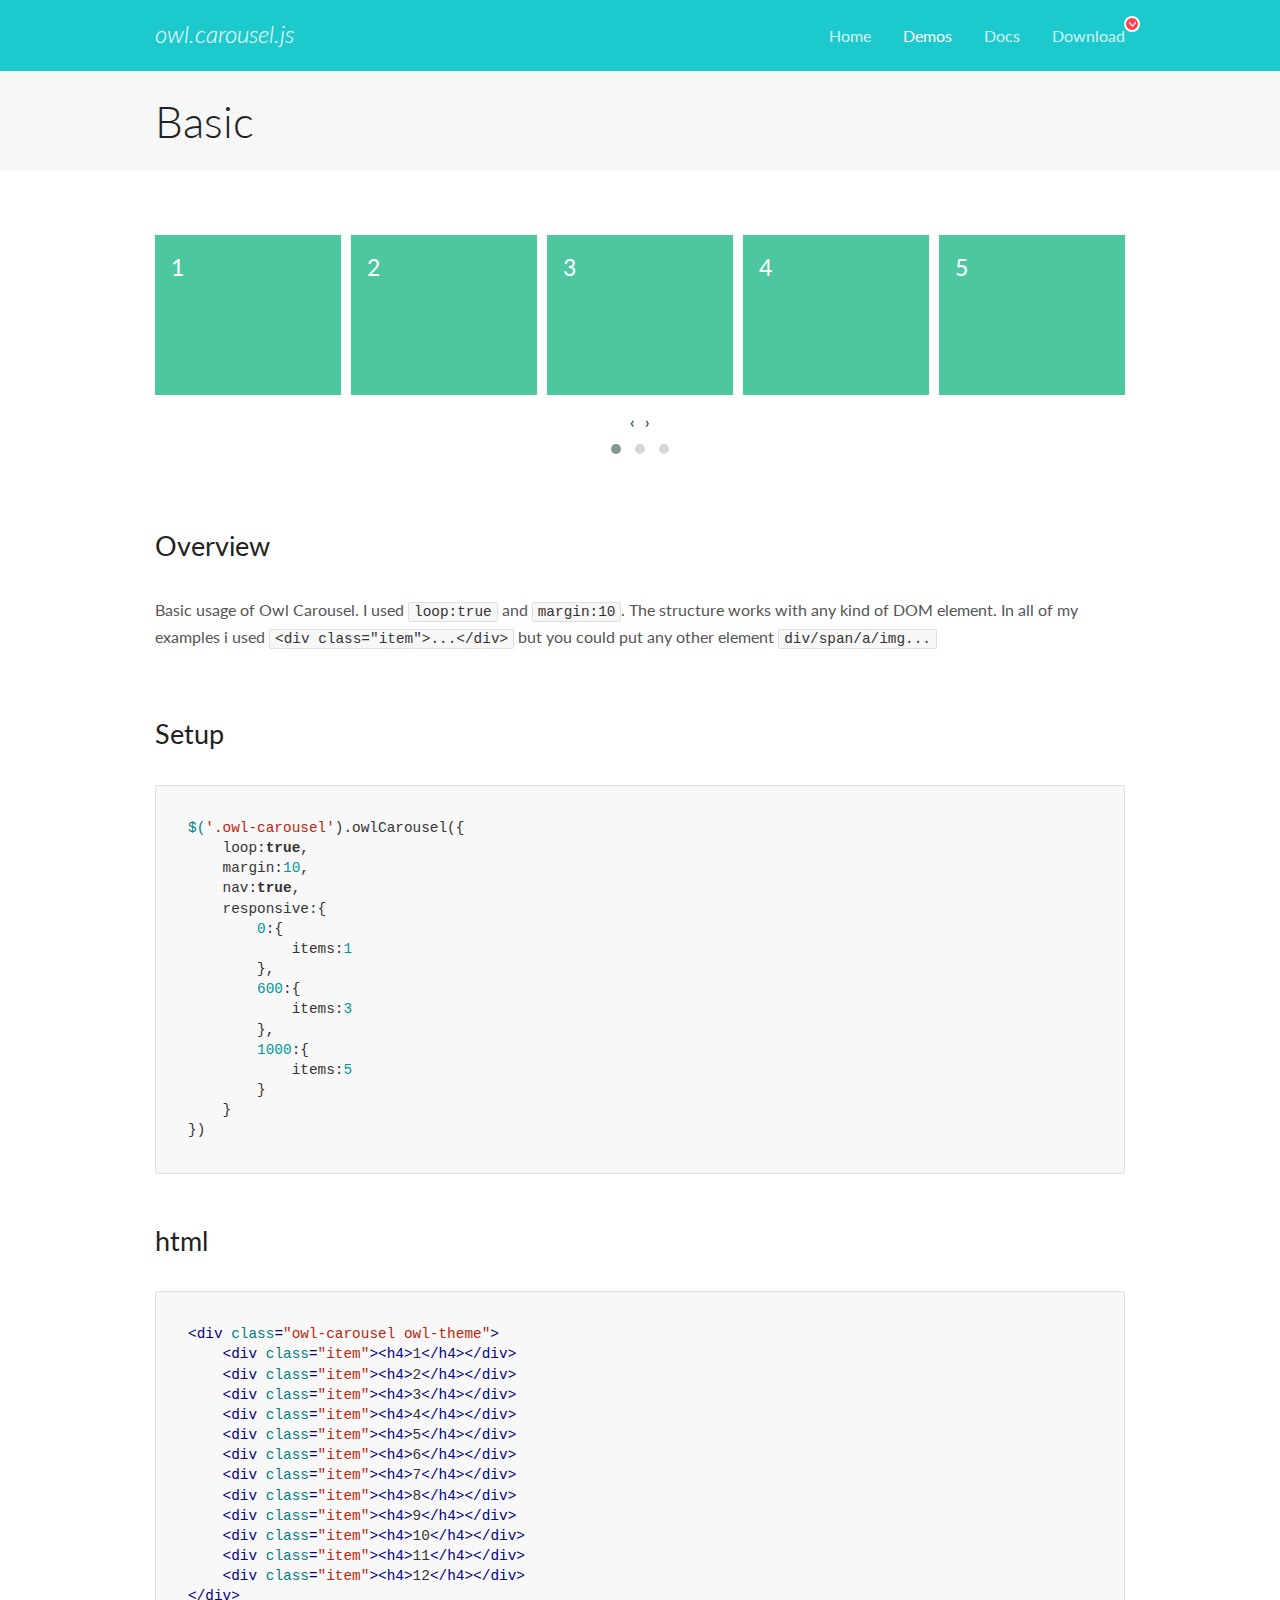
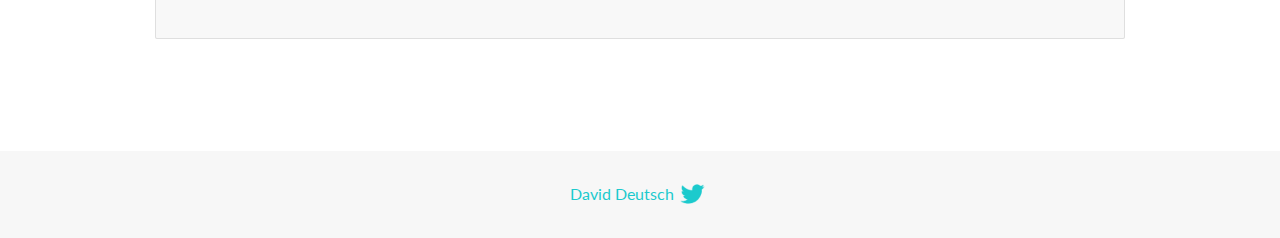
<file: recriando-netflix/OwlCarousel2-2.3.4/docs/demos/basic.html>
<!DOCTYPE html>
<html lang="en">
  <head>

    <!-- head -->
    <meta charset="utf-8">
    <meta name="msapplication-tap-highlight" content="no" />
    <meta name="viewport" content="width=device-width, initial-scale=1.0" />
    <meta name="description" content="Basic usage demo">
    <meta name="author" content="David Deutsch">
    <title>
      Basic Demo | Owl Carousel | 2.3.4
    </title>

    <!-- Stylesheets -->
    <link href='https://fonts.googleapis.com/css?family=Lato:300,400,700,400italic,300italic' rel='stylesheet' type='text/css'>
    <link rel="stylesheet" href="../assets/css/docs.theme.min.css">

    <!-- Owl Stylesheets -->
    <link rel="stylesheet" href="../assets/owlcarousel/assets/owl.carousel.min.css">
    <link rel="stylesheet" href="../assets/owlcarousel/assets/owl.theme.default.min.css">

    <!-- HTML5 shim and Respond.js IE8 support of HTML5 elements and media queries -->

    <!--[if lt IE 9]>
      <script src="https://oss.maxcdn.com/libs/html5shiv/3.7.0/html5shiv.js"></script>
      <script src="https://oss.maxcdn.com/libs/respond.js/1.3.0/respond.min.js"></script>
    <![endif]-->

    <!-- Favicons -->
    <link rel="apple-touch-icon-precomposed" sizes="144x144" href="../assets/ico/apple-touch-icon-144-precomposed.png">
    <link rel="shortcut icon" href="../assets/ico/favicon.png">
    <link rel="shortcut icon" href="favicon.ico">

    <!-- Yeah i know js should not be in header. Its required for demos.-->

    <!-- javascript -->
    <script src="../assets/vendors/jquery.min.js"></script>
    <script src="../assets/owlcarousel/owl.carousel.js"></script>
  </head>
  <body>

    <!-- header -->
    <header class="header">
      <div class="row">
        <div class="large-12 columns">
          <div class="brand left">
            <h3>
              <a href="/OwlCarousel2/">owl.carousel.js</a> 
            </h3>
          </div>
          <a id="toggle-nav" class="right">
            <span></span> <span></span> <span></span> 
          </a> 
          <div class="nav-bar">
            <ul class="clearfix">
              <li> <a href="/OwlCarousel2/index.html">Home</a>  </li>
              <li class="active">
                <a href="/OwlCarousel2/demos/demos.html">Demos</a> 
              </li>
              <li> <a href="/OwlCarousel2/docs/started-welcome.html">Docs</a>  </li>
              <li>
                <a href="https://github.com/OwlCarousel2/OwlCarousel2/archive/2.3.4.zip">Download</a> 
                <span class="download"></span> 
              </li>
            </ul>
          </div>
        </div>
      </div>
    </header>

    <!-- title -->
    <section class="title">
      <div class="row">
        <div class="large-12 columns">
          <h1>Basic</h1>
        </div>
      </div>
    </section>

    <!--  Demos -->
    <section id="demos">
      <div class="row">
        <div class="large-12 columns">
          <div class="owl-carousel owl-theme">
            <div class="item">
              <h4>1</h4>
            </div>
            <div class="item">
              <h4>2</h4>
            </div>
            <div class="item">
              <h4>3</h4>
            </div>
            <div class="item">
              <h4>4</h4>
            </div>
            <div class="item">
              <h4>5</h4>
            </div>
            <div class="item">
              <h4>6</h4>
            </div>
            <div class="item">
              <h4>7</h4>
            </div>
            <div class="item">
              <h4>8</h4>
            </div>
            <div class="item">
              <h4>9</h4>
            </div>
            <div class="item">
              <h4>10</h4>
            </div>
            <div class="item">
              <h4>11</h4>
            </div>
            <div class="item">
              <h4>12</h4>
            </div>
          </div>
          <h3 id="overview">Overview</h3>
          <p>Basic usage of Owl Carousel. I used <code>loop:true</code> and <code>margin:10</code>. The structure works with any kind of DOM element. In all of my examples i used <code>&lt;div class=&quot;item&quot;&gt;...&lt;/div&gt;</code> but you could
            put any other element <code>div/span/a/img...</code></p>
          <h3 id="setup">Setup</h3>
          <pre><code>$(&#39;.owl-carousel&#39;).owlCarousel({
    loop:true,
    margin:10,
    nav:true,
    responsive:{
        0:{
            items:1
        },
        600:{
            items:3
        },
        1000:{
            items:5
        }
    }
})</code></pre>
          <h3 id="html">html</h3>
          <pre><code>&lt;div class=&quot;owl-carousel owl-theme&quot;&gt;
    &lt;div class=&quot;item&quot;&gt;&lt;h4&gt;1&lt;/h4&gt;&lt;/div&gt;
    &lt;div class=&quot;item&quot;&gt;&lt;h4&gt;2&lt;/h4&gt;&lt;/div&gt;
    &lt;div class=&quot;item&quot;&gt;&lt;h4&gt;3&lt;/h4&gt;&lt;/div&gt;
    &lt;div class=&quot;item&quot;&gt;&lt;h4&gt;4&lt;/h4&gt;&lt;/div&gt;
    &lt;div class=&quot;item&quot;&gt;&lt;h4&gt;5&lt;/h4&gt;&lt;/div&gt;
    &lt;div class=&quot;item&quot;&gt;&lt;h4&gt;6&lt;/h4&gt;&lt;/div&gt;
    &lt;div class=&quot;item&quot;&gt;&lt;h4&gt;7&lt;/h4&gt;&lt;/div&gt;
    &lt;div class=&quot;item&quot;&gt;&lt;h4&gt;8&lt;/h4&gt;&lt;/div&gt;
    &lt;div class=&quot;item&quot;&gt;&lt;h4&gt;9&lt;/h4&gt;&lt;/div&gt;
    &lt;div class=&quot;item&quot;&gt;&lt;h4&gt;10&lt;/h4&gt;&lt;/div&gt;
    &lt;div class=&quot;item&quot;&gt;&lt;h4&gt;11&lt;/h4&gt;&lt;/div&gt;
    &lt;div class=&quot;item&quot;&gt;&lt;h4&gt;12&lt;/h4&gt;&lt;/div&gt;
&lt;/div&gt;</code></pre>
          <script>
            $(document).ready(function() {
              var owl = $('.owl-carousel');
              owl.owlCarousel({
                margin: 10,
                nav: true,
                loop: true,
                responsive: {
                  0: {
                    items: 1
                  },
                  600: {
                    items: 3
                  },
                  1000: {
                    items: 5
                  }
                }
              })
            })
          </script>
        </div>
      </div>
    </section>

    <!-- footer -->
    <footer class="footer">
      <div class="row">
        <div class="large-12 columns">
          <h5>
            <a href="/OwlCarousel2/docs/support-contact.html">David Deutsch</a> 
            <a id="custom-tweet-button" href="https://twitter.com/share?url=https://github.com/OwlCarousel2/OwlCarousel2&text=Owl Carousel - This is so awesome! " target="_blank"></a> 
          </h5>
        </div>
      </div>
    </footer>

    <!-- vendors -->
    <script src="../assets/vendors/highlight.js"></script>
    <script src="../assets/js/app.js"></script>
  </body>
</html>
</file>
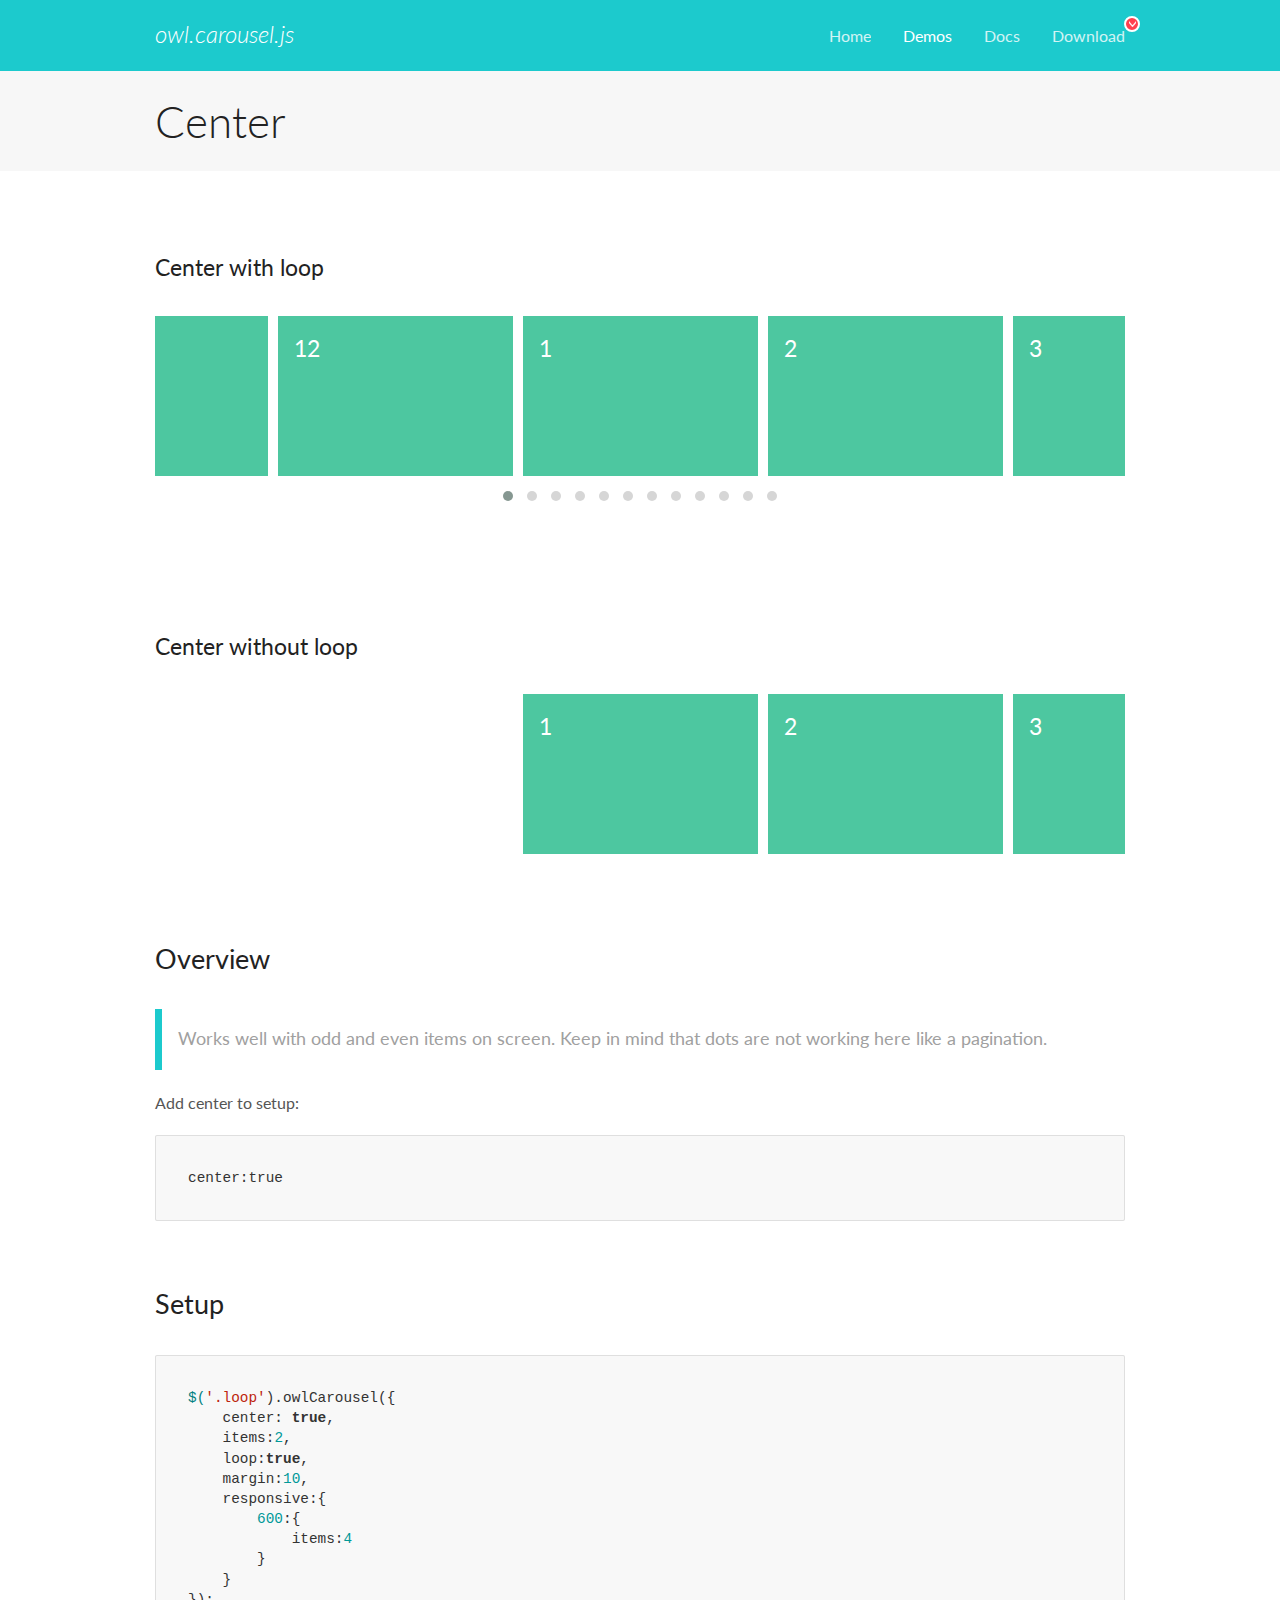
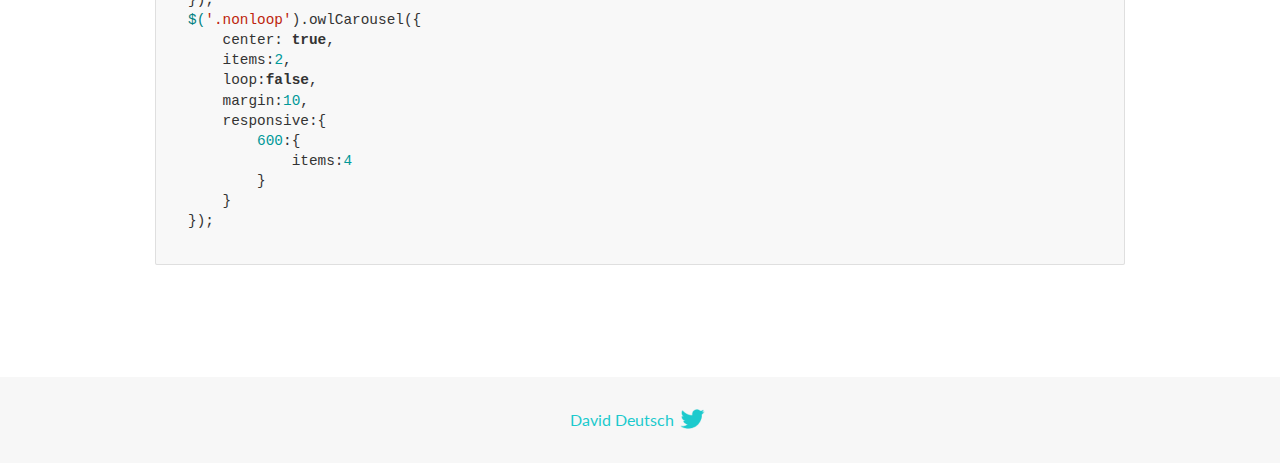
<file: recriando-netflix/OwlCarousel2-2.3.4/docs/demos/center.html>
<!DOCTYPE html>
<html lang="en">
  <head>

    <!-- head -->
    <meta charset="utf-8">
    <meta name="msapplication-tap-highlight" content="no" />
    <meta name="viewport" content="width=device-width, initial-scale=1.0" />
    <meta name="description" content="Center carousel">
    <meta name="author" content="David Deutsch">
    <title>
      Center Demo | Owl Carousel | 2.3.4
    </title>

    <!-- Stylesheets -->
    <link href='https://fonts.googleapis.com/css?family=Lato:300,400,700,400italic,300italic' rel='stylesheet' type='text/css'>
    <link rel="stylesheet" href="../assets/css/docs.theme.min.css">

    <!-- Owl Stylesheets -->
    <link rel="stylesheet" href="../assets/owlcarousel/assets/owl.carousel.min.css">
    <link rel="stylesheet" href="../assets/owlcarousel/assets/owl.theme.default.min.css">

    <!-- HTML5 shim and Respond.js IE8 support of HTML5 elements and media queries -->

    <!--[if lt IE 9]>
      <script src="https://oss.maxcdn.com/libs/html5shiv/3.7.0/html5shiv.js"></script>
      <script src="https://oss.maxcdn.com/libs/respond.js/1.3.0/respond.min.js"></script>
    <![endif]-->

    <!-- Favicons -->
    <link rel="apple-touch-icon-precomposed" sizes="144x144" href="../assets/ico/apple-touch-icon-144-precomposed.png">
    <link rel="shortcut icon" href="../assets/ico/favicon.png">
    <link rel="shortcut icon" href="favicon.ico">

    <!-- Yeah i know js should not be in header. Its required for demos.-->

    <!-- javascript -->
    <script src="../assets/vendors/jquery.min.js"></script>
    <script src="../assets/owlcarousel/owl.carousel.js"></script>
  </head>
  <body>

    <!-- header -->
    <header class="header">
      <div class="row">
        <div class="large-12 columns">
          <div class="brand left">
            <h3>
              <a href="/OwlCarousel2/">owl.carousel.js</a> 
            </h3>
          </div>
          <a id="toggle-nav" class="right">
            <span></span> <span></span> <span></span> 
          </a> 
          <div class="nav-bar">
            <ul class="clearfix">
              <li> <a href="/OwlCarousel2/index.html">Home</a>  </li>
              <li class="active">
                <a href="/OwlCarousel2/demos/demos.html">Demos</a> 
              </li>
              <li> <a href="/OwlCarousel2/docs/started-welcome.html">Docs</a>  </li>
              <li>
                <a href="https://github.com/OwlCarousel2/OwlCarousel2/archive/2.3.4.zip">Download</a> 
                <span class="download"></span> 
              </li>
            </ul>
          </div>
        </div>
      </div>
    </header>

    <!-- title -->
    <section class="title">
      <div class="row">
        <div class="large-12 columns">
          <h1>Center</h1>
        </div>
      </div>
    </section>

    <!--  Demos -->
    <section id="demos">
      <div class="row">
        <div class="large-12 columns">
          <h4 id="center-with-loop">Center with loop</h4>
          <div class="loop owl-carousel owl-theme">
            <div class="item">
              <h4>1</h4>
            </div>
            <div class="item">
              <h4>2</h4>
            </div>
            <div class="item">
              <h4>3</h4>
            </div>
            <div class="item">
              <h4>4</h4>
            </div>
            <div class="item">
              <h4>5</h4>
            </div>
            <div class="item">
              <h4>6</h4>
            </div>
            <div class="item">
              <h4>7</h4>
            </div>
            <div class="item">
              <h4>8</h4>
            </div>
            <div class="item">
              <h4>9</h4>
            </div>
            <div class="item">
              <h4>10</h4>
            </div>
            <div class="item">
              <h4>11</h4>
            </div>
            <div class="item">
              <h4>12</h4>
            </div>
          </div>
          <br>
          <h4 id="center-without-loop">Center without loop</h4>
          <div class="nonloop owl-carousel">
            <div class="item">
              <h4>1</h4>
            </div>
            <div class="item">
              <h4>2</h4>
            </div>
            <div class="item">
              <h4>3</h4>
            </div>
            <div class="item">
              <h4>4</h4>
            </div>
            <div class="item">
              <h4>5</h4>
            </div>
            <div class="item">
              <h4>6</h4>
            </div>
            <div class="item">
              <h4>7</h4>
            </div>
            <div class="item">
              <h4>8</h4>
            </div>
            <div class="item">
              <h4>9</h4>
            </div>
            <div class="item">
              <h4>10</h4>
            </div>
            <div class="item">
              <h4>11</h4>
            </div>
            <div class="item">
              <h4>12</h4>
            </div>
          </div>
          <h3 id="overview">Overview</h3>
          <blockquote>
            <p>Works well with odd and even items on screen. Keep in mind that dots are not working here like a pagination.</p>
          </blockquote>
          <p>Add center to setup:</p>
          <pre><code>center:true</code></pre>
          <h3 id="setup">Setup</h3>
          <pre><code>$(&#39;.loop&#39;).owlCarousel({
    center: true,
    items:2,
    loop:true,
    margin:10,
    responsive:{
        600:{
            items:4
        }
    }
});
$(&#39;.nonloop&#39;).owlCarousel({
    center: true,
    items:2,
    loop:false,
    margin:10,
    responsive:{
        600:{
            items:4
        }
    }
});</code></pre>
          <script>
            jQuery(document).ready(function($) {
              $('.loop').owlCarousel({
                center: true,
                items: 2,
                loop: true,
                margin: 10,
                responsive: {
                  600: {
                    items: 4
                  }
                }
              });
              $('.nonloop').owlCarousel({
                center: true,
                items: 2,
                loop: false,
                margin: 10,
                responsive: {
                  600: {
                    items: 4
                  }
                }
              });
            });
          </script>
        </div>
      </div>
    </section>

    <!-- footer -->
    <footer class="footer">
      <div class="row">
        <div class="large-12 columns">
          <h5>
            <a href="/OwlCarousel2/docs/support-contact.html">David Deutsch</a> 
            <a id="custom-tweet-button" href="https://twitter.com/share?url=https://github.com/OwlCarousel2/OwlCarousel2&text=Owl Carousel - This is so awesome! " target="_blank"></a> 
          </h5>
        </div>
      </div>
    </footer>

    <!-- vendors -->
    <script src="../assets/vendors/highlight.js"></script>
    <script src="../assets/js/app.js"></script>
  </body>
</html>
</file>
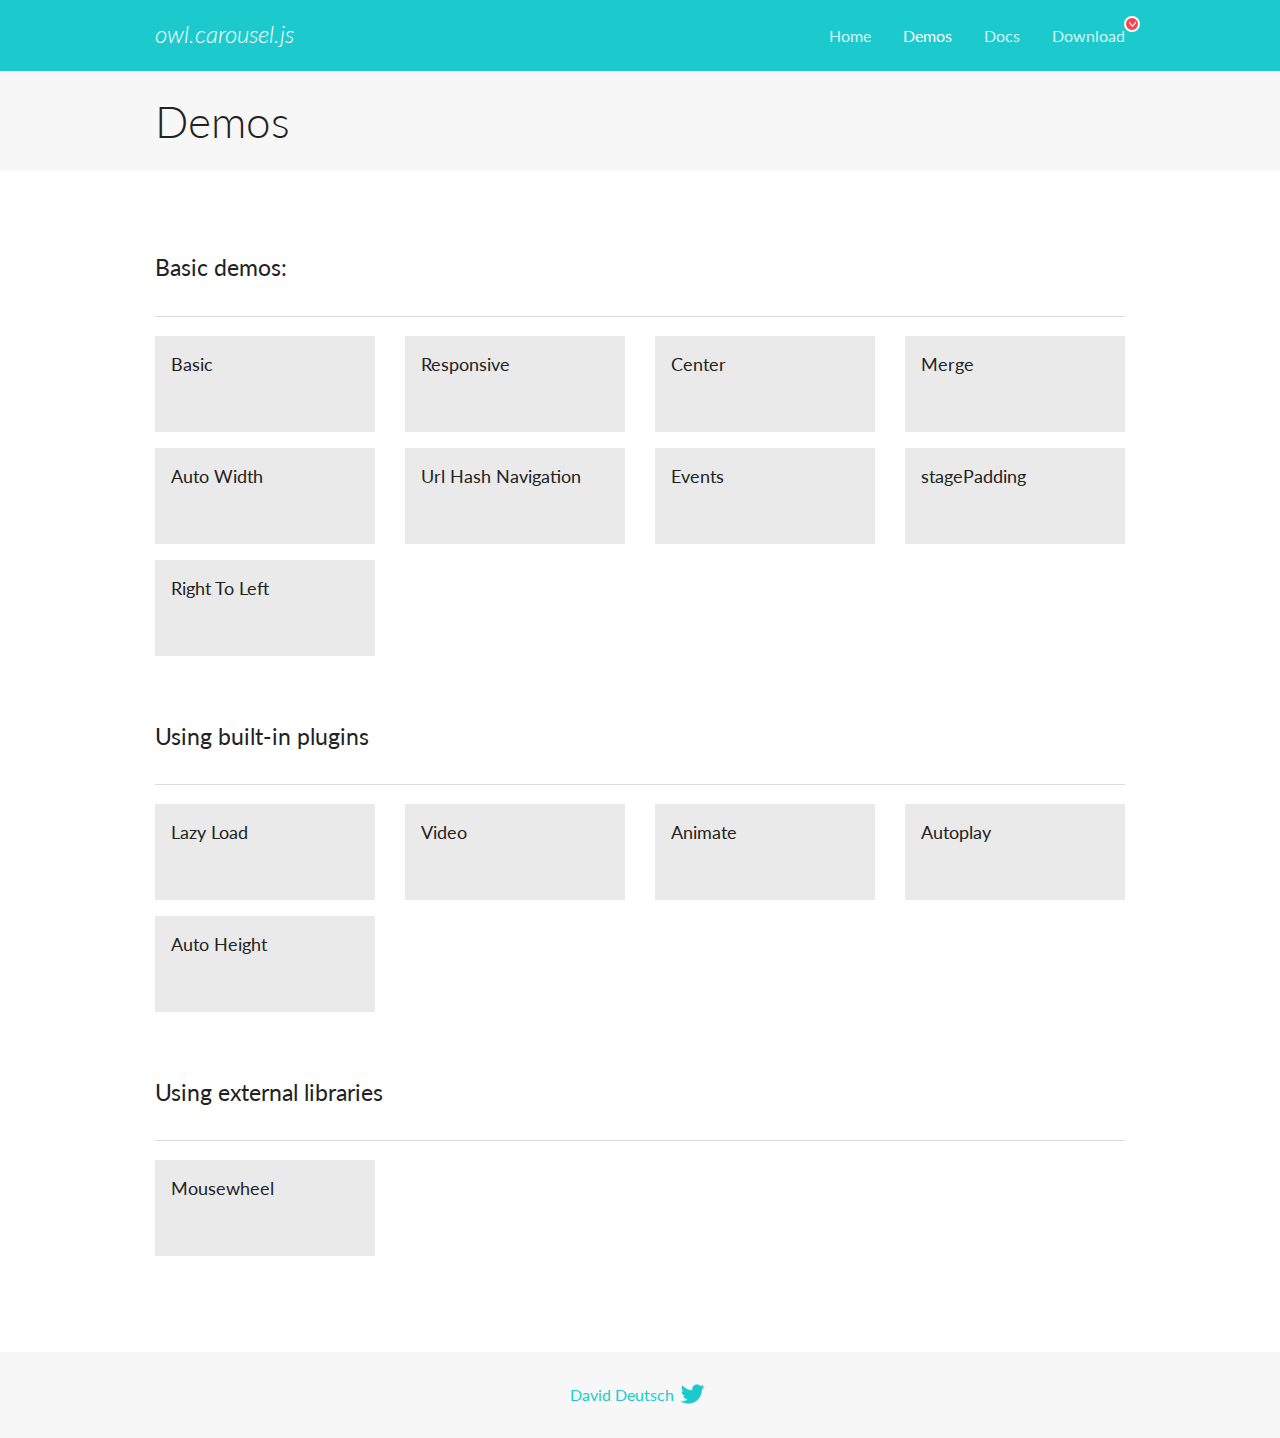
<file: recriando-netflix/OwlCarousel2-2.3.4/docs/demos/demos.html>
<!DOCTYPE html>
<html lang="en">
  <head>

    <!-- head -->
    <meta charset="utf-8">
    <meta name="msapplication-tap-highlight" content="no" />
    <meta name="viewport" content="width=device-width, initial-scale=1.0" />
    <meta name="description" content="A list of Owl Carousel examples.">
    <meta name="author" content="David Deutsch">
    <title>
      Demos | Owl Carousel | 2.3.4
    </title>

    <!-- Stylesheets -->
    <link href='https://fonts.googleapis.com/css?family=Lato:300,400,700,400italic,300italic' rel='stylesheet' type='text/css'>
    <link rel="stylesheet" href="../assets/css/docs.theme.min.css">

    <!-- Owl Stylesheets -->
    <link rel="stylesheet" href="../assets/owlcarousel/assets/owl.carousel.min.css">
    <link rel="stylesheet" href="../assets/owlcarousel/assets/owl.theme.default.min.css">

    <!-- HTML5 shim and Respond.js IE8 support of HTML5 elements and media queries -->

    <!--[if lt IE 9]>
      <script src="https://oss.maxcdn.com/libs/html5shiv/3.7.0/html5shiv.js"></script>
      <script src="https://oss.maxcdn.com/libs/respond.js/1.3.0/respond.min.js"></script>
    <![endif]-->

    <!-- Favicons -->
    <link rel="apple-touch-icon-precomposed" sizes="144x144" href="../assets/ico/apple-touch-icon-144-precomposed.png">
    <link rel="shortcut icon" href="../assets/ico/favicon.png">
    <link rel="shortcut icon" href="favicon.ico">

    <!-- Yeah i know js should not be in header. Its required for demos.-->

    <!-- javascript -->
    <script src="../assets/vendors/jquery.min.js"></script>
    <script src="../assets/owlcarousel/owl.carousel.js"></script>
  </head>
  <body>

    <!-- header -->
    <header class="header">
      <div class="row">
        <div class="large-12 columns">
          <div class="brand left">
            <h3>
              <a href="/OwlCarousel2/">owl.carousel.js</a> 
            </h3>
          </div>
          <a id="toggle-nav" class="right">
            <span></span> <span></span> <span></span> 
          </a> 
          <div class="nav-bar">
            <ul class="clearfix">
              <li> <a href="/OwlCarousel2/index.html">Home</a>  </li>
              <li class="active">
                <a href="/OwlCarousel2/demos/demos.html">Demos</a> 
              </li>
              <li> <a href="/OwlCarousel2/docs/started-welcome.html">Docs</a>  </li>
              <li>
                <a href="https://github.com/OwlCarousel2/OwlCarousel2/archive/2.3.4.zip">Download</a> 
                <span class="download"></span> 
              </li>
            </ul>
          </div>
        </div>
      </div>
    </header>

    <!-- title -->
    <section class="title">
      <div class="row">
        <div class="large-12 columns">
          <h1>Demos</h1>
        </div>
      </div>
    </section>

    <!--  Demos -->
    <section id="demos">
      <div class="row">
        <div class="large-12 columns">
          <h4 id="basic-demos-">Basic demos:</h4>
          <hr>
          <div class="demo-list">
            <div class="row">
              <div class="small-6 medium-4 large-3 columns">
                <a href="basic.html" class="demo-block">
                  <h5>Basic </h5>
                </a> 
              </div>
              <div class="small-6 medium-4 large-3 columns">
                <a href="responsive.html" class="demo-block">
                  <h5>Responsive </h5>
                </a> 
              </div>
              <div class="small-6 medium-4 large-3 columns">
                <a href="center.html" class="demo-block">
                  <h5>Center </h5>
                </a> 
              </div>
              <div class="small-6 medium-4 large-3 columns">
                <a href="merge.html" class="demo-block">
                  <h5>Merge </h5>
                </a> 
              </div>
              <div class="small-6 medium-4 large-3 columns">
                <a href="autowidth.html" class="demo-block">
                  <h5>Auto Width </h5>
                </a> 
              </div>
              <div class="small-6 medium-4 large-3 columns">
                <a href="urlhashnav.html" class="demo-block">
                  <h5>Url Hash Navigation </h5>
                </a> 
              </div>
              <div class="small-6 medium-4 large-3 columns">
                <a href="events.html" class="demo-block">
                  <h5>Events </h5>
                </a> 
              </div>
              <div class="small-6 medium-4 large-3 columns">
                <a href="stagepadding.html" class="demo-block">
                  <h5>stagePadding </h5>
                </a> 
              </div>
              <div class="small-6 medium-4 large-3 columns">
                <a href="rtl.html" class="demo-block">
                  <h5>Right To Left </h5>
                </a> 
              </div>
            </div>
          </div>
          <h4 id="using-built-in-plugins">Using built-in plugins</h4>
          <hr>
          <div class="demo-list">
            <div class="row">
              <div class="small-6 medium-4 large-3 columns">
                <a href="lazyLoad.html" class="demo-block">
                  <h5>Lazy Load </h5>
                </a> 
              </div>
              <div class="small-6 medium-4 large-3 columns">
                <a href="video.html" class="demo-block">
                  <h5>Video </h5>
                </a> 
              </div>
              <div class="small-6 medium-4 large-3 columns">
                <a href="animate.html" class="demo-block">
                  <h5>Animate </h5>
                </a> 
              </div>
              <div class="small-6 medium-4 large-3 columns">
                <a href="autoplay.html" class="demo-block">
                  <h5>Autoplay </h5>
                </a> 
              </div>
              <div class="small-6 medium-4 large-3 columns">
                <a href="autoheight.html" class="demo-block">
                  <h5>Auto Height </h5>
                </a> 
              </div>
            </div>
          </div>
          <h4 id="using-external-libraries">Using external libraries</h4>
          <hr>
          <div class="demo-list">
            <div class="row">
              <div class="small-6 medium-4 large-3 columns">
                <a href="mousewheel.html" class="demo-block">
                  <h5>Mousewheel </h5>
                </a> 
              </div>
            </div>
          </div>
        </div>
      </div>
    </section>

    <!-- footer -->
    <footer class="footer">
      <div class="row">
        <div class="large-12 columns">
          <h5>
            <a href="/OwlCarousel2/docs/support-contact.html">David Deutsch</a> 
            <a id="custom-tweet-button" href="https://twitter.com/share?url=https://github.com/OwlCarousel2/OwlCarousel2&text=Owl Carousel - This is so awesome! " target="_blank"></a> 
          </h5>
        </div>
      </div>
    </footer>

    <!-- vendors -->
    <script src="../assets/vendors/highlight.js"></script>
    <script src="../assets/js/app.js"></script>
  </body>
</html>
</file>
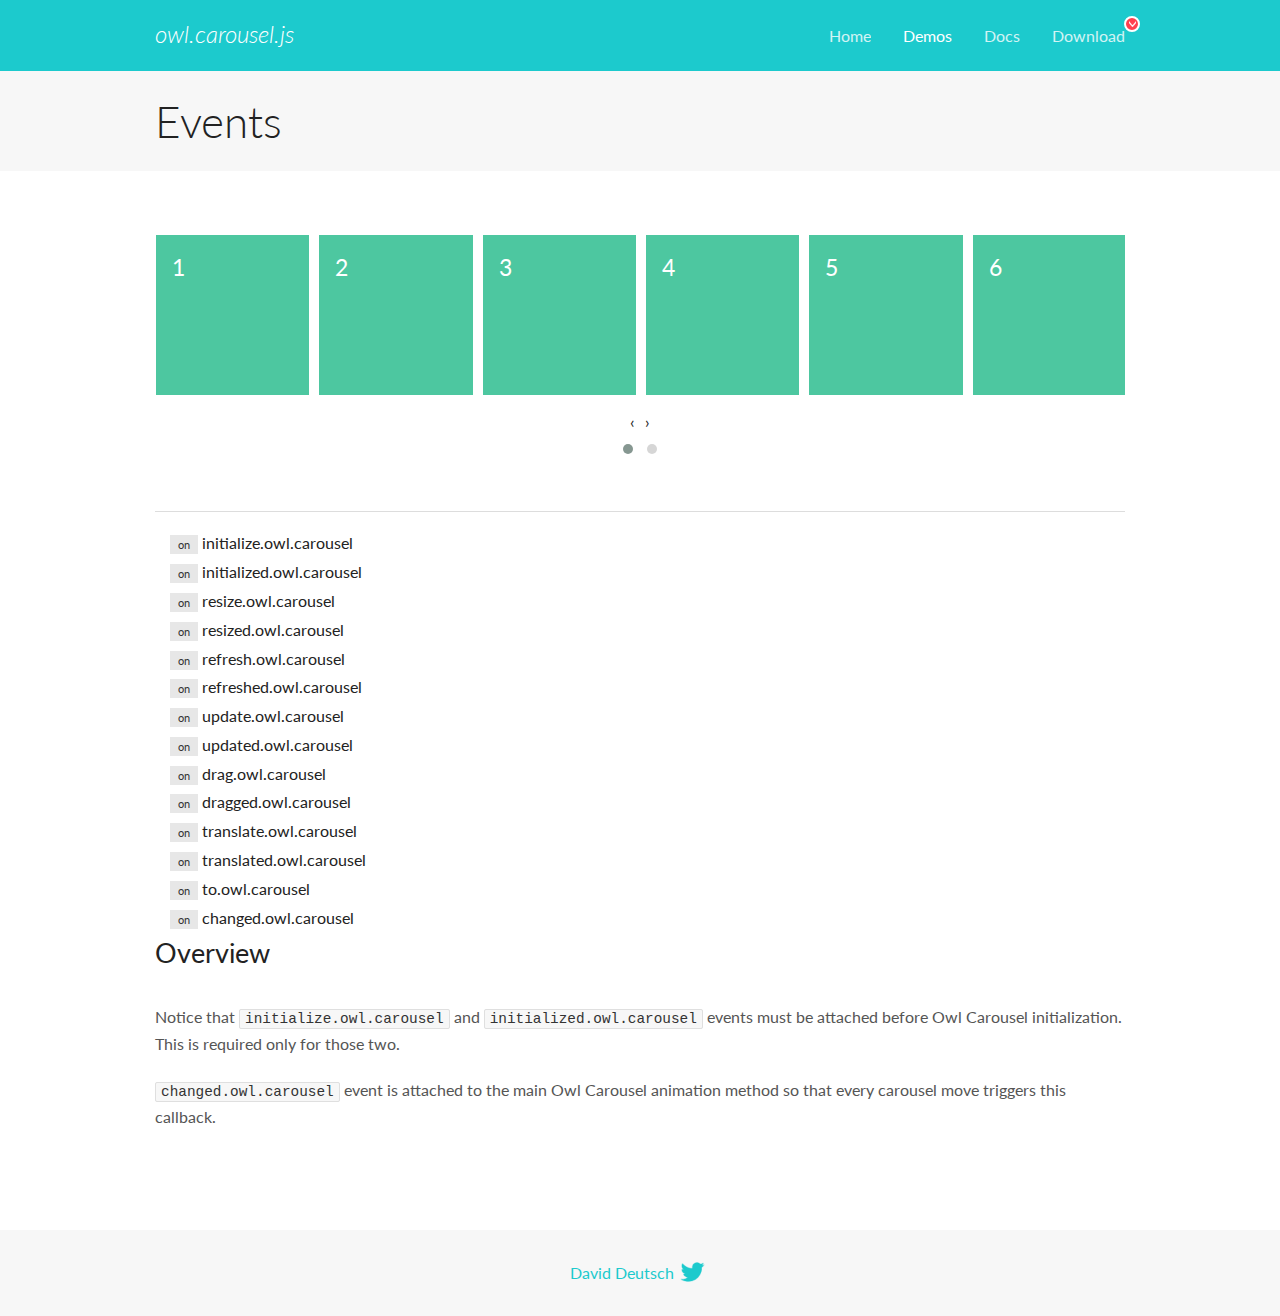
<file: recriando-netflix/OwlCarousel2-2.3.4/docs/demos/events.html>
<!DOCTYPE html>
<html lang="en">
  <head>

    <!-- head -->
    <meta charset="utf-8">
    <meta name="msapplication-tap-highlight" content="no" />
    <meta name="viewport" content="width=device-width, initial-scale=1.0" />
    <meta name="description" content="Events usage demo">
    <meta name="author" content="David Deutsch">
    <title>
      Events Demo | Owl Carousel | 2.3.4
    </title>

    <!-- Stylesheets -->
    <link href='https://fonts.googleapis.com/css?family=Lato:300,400,700,400italic,300italic' rel='stylesheet' type='text/css'>
    <link rel="stylesheet" href="../assets/css/docs.theme.min.css">

    <!-- Owl Stylesheets -->
    <link rel="stylesheet" href="../assets/owlcarousel/assets/owl.carousel.min.css">
    <link rel="stylesheet" href="../assets/owlcarousel/assets/owl.theme.default.min.css">

    <!-- HTML5 shim and Respond.js IE8 support of HTML5 elements and media queries -->

    <!--[if lt IE 9]>
      <script src="https://oss.maxcdn.com/libs/html5shiv/3.7.0/html5shiv.js"></script>
      <script src="https://oss.maxcdn.com/libs/respond.js/1.3.0/respond.min.js"></script>
    <![endif]-->

    <!-- Favicons -->
    <link rel="apple-touch-icon-precomposed" sizes="144x144" href="../assets/ico/apple-touch-icon-144-precomposed.png">
    <link rel="shortcut icon" href="../assets/ico/favicon.png">
    <link rel="shortcut icon" href="favicon.ico">

    <!-- Yeah i know js should not be in header. Its required for demos.-->

    <!-- javascript -->
    <script src="../assets/vendors/jquery.min.js"></script>
    <script src="../assets/owlcarousel/owl.carousel.js"></script>
  </head>
  <body>

    <!-- header -->
    <header class="header">
      <div class="row">
        <div class="large-12 columns">
          <div class="brand left">
            <h3>
              <a href="/OwlCarousel2/">owl.carousel.js</a> 
            </h3>
          </div>
          <a id="toggle-nav" class="right">
            <span></span> <span></span> <span></span> 
          </a> 
          <div class="nav-bar">
            <ul class="clearfix">
              <li> <a href="/OwlCarousel2/index.html">Home</a>  </li>
              <li class="active">
                <a href="/OwlCarousel2/demos/demos.html">Demos</a> 
              </li>
              <li> <a href="/OwlCarousel2/docs/started-welcome.html">Docs</a>  </li>
              <li>
                <a href="https://github.com/OwlCarousel2/OwlCarousel2/archive/2.3.4.zip">Download</a> 
                <span class="download"></span> 
              </li>
            </ul>
          </div>
        </div>
      </div>
    </header>

    <!-- title -->
    <section class="title">
      <div class="row">
        <div class="large-12 columns">
          <h1>Events</h1>
        </div>
      </div>
    </section>

    <!--  Demos -->
    <section id="demos">
      <div class="row">
        <div class="large-12 columns">
          <div class="owl-carousel owl-theme">
            <div class="item">
              <h4>1</h4>
            </div>
            <div class="item">
              <h4>2</h4>
            </div>
            <div class="item">
              <h4>3</h4>
            </div>
            <div class="item">
              <h4>4</h4>
            </div>
            <div class="item">
              <h4>5</h4>
            </div>
            <div class="item">
              <h4>6</h4>
            </div>
            <div class="item">
              <h4>7</h4>
            </div>
            <div class="item">
              <h4>8</h4>
            </div>
            <div class="item">
              <h4>9</h4>
            </div>
            <div class="item">
              <h4>10</h4>
            </div>
            <div class="item">
              <h4>11</h4>
            </div>
            <div class="item">
              <h4>12</h4>
            </div>
          </div>
          <hr>
          <div class="large-12 columns callbacks">
            <div><span class="label secondary initialize">on</span>  initialize.owl.carousel </div>
            <div><span class="label secondary initialized">on</span>  initialized.owl.carousel </div>
            <div><span class="label secondary resize">on</span>  resize.owl.carousel </div>
            <div><span class="label secondary resized">on</span>  resized.owl.carousel </div>
            <div><span class="label secondary refresh">on</span>  refresh.owl.carousel </div>
            <div><span class="label secondary refreshed">on</span>  refreshed.owl.carousel </div>
            <div><span class="label secondary update">on</span>  update.owl.carousel </div>
            <div><span class="label secondary updated">on</span>  updated.owl.carousel </div>
            <div><span class="label secondary drag">on</span>  drag.owl.carousel </div>
            <div><span class="label secondary dragged">on</span>  dragged.owl.carousel </div>
            <div><span class="label secondary translate">on</span>  translate.owl.carousel </div>
            <div><span class="label secondary translated">on</span>  translated.owl.carousel </div>
            <div><span class="label secondary to">on</span>  to.owl.carousel </div>
            <div><span class="label secondary changed">on</span>  changed.owl.carousel </div>
          </div>
          <h3 id="overview">Overview</h3>
          <p>Notice that <code>initialize.owl.carousel</code> and <code>initialized.owl.carousel</code> events must be attached before Owl Carousel initialization. This is required only for those two.</p>
          <p><code>changed.owl.carousel</code> event is attached to the main Owl Carousel animation method so that every carousel move triggers this callback.</p>
          <script>
            jQuery(document).ready(function($) {
              var owl = $('.owl-carousel');
              owl.on('initialize.owl.carousel initialized.owl.carousel ' +
                'initialize.owl.carousel initialize.owl.carousel ' +
                'resize.owl.carousel resized.owl.carousel ' +
                'refresh.owl.carousel refreshed.owl.carousel ' +
                'update.owl.carousel updated.owl.carousel ' +
                'drag.owl.carousel dragged.owl.carousel ' +
                'translate.owl.carousel translated.owl.carousel ' +
                'to.owl.carousel changed.owl.carousel',
                function(e) {
                  $('.' + e.type)
                    .removeClass('secondary')
                    .addClass('success');
                  window.setTimeout(function() {
                    $('.' + e.type)
                      .removeClass('success')
                      .addClass('secondary');
                  }, 500);
                });
              owl.owlCarousel({
                loop: true,
                nav: true,
                lazyLoad: true,
                margin: 10,
                video: true,
                responsive: {
                  0: {
                    items: 1
                  },
                  600: {
                    items: 3
                  },
                  960: {
                    items: 5,
                  },
                  1200: {
                    items: 6
                  }
                }
              });
            });
          </script>
        </div>
      </div>
    </section>

    <!-- footer -->
    <footer class="footer">
      <div class="row">
        <div class="large-12 columns">
          <h5>
            <a href="/OwlCarousel2/docs/support-contact.html">David Deutsch</a> 
            <a id="custom-tweet-button" href="https://twitter.com/share?url=https://github.com/OwlCarousel2/OwlCarousel2&text=Owl Carousel - This is so awesome! " target="_blank"></a> 
          </h5>
        </div>
      </div>
    </footer>

    <!-- vendors -->
    <script src="../assets/vendors/highlight.js"></script>
    <script src="../assets/js/app.js"></script>
  </body>
</html>
</file>
<file: recriando-instagram/style.css>
* {
    padding: 0;
    margin: 0;
    box-sizing: border-box;
    text-decoration: none;
    font-family: sans-serif;
    font-size: 14px;
}

body {
    width: 100%;
    min-height: 100vh;
    background-color: rgb(243, 243, 243);
    margin: 0;
    padding: 0;
    display: flex;
    justify-content: center;
}

.instagram-wrapper {
    display: flex;
    align-items: center;
    justify-content: start;
    width: 60%;
    height: 100vh;
}

.instagram-phone {
    display: flex;
    align-items: center;
    justify-content: center;
    width: 50%;
}

.instagram-phone img {
    height: 50rem;
}

.instagram-continue {
    display: flex;
    align-items: center;
    justify-content: space-around;
    flex-direction: column;
    width: 50%;
    min-height: 34rem;
}

.group {
    display: flex;
    justify-content: space-between;
    align-items: center;
    flex-direction: column;
    background-color: #ffffff;
    width: 100%;
    padding: 1.3rem 0;
    border: 1px solid lightgray;
}

.group:nth-child(1) {
    min-height: 19rem;
}

.instagram-logo {
    height: 3rem;
}

.profile-photo {
    display: flex;
    justify-content: center;
    align-items: center;
    border-radius: 50%;
    overflow: hidden;
}

.profile-photo img {
    height: 6rem;
}

.instagram-login {
    background-color: #0095f6;
    color: #ffffff;
    padding: 8px;
    border-radius: 4px;
}

.instagram-logout {
    color: #0095f6;
    margin-top: 1rem;
}

.not-account {
    color: rgb(160, 160, 160);
}

.link-blue {
    color: #0095f6;
}

.get-the-app {
    display: flex;
    flex-direction: column;
    align-items: center;
    justify-content: center;
    width: 100%;
    padding: 1.3rem 0;
}

.download {
    display: flex;
    width: 100%;
    justify-content: space-evenly;
    align-items: center;
    padding: 1rem;
}

.app-download {
    height: 3rem;
    width: 10rem;
    background-size: cover;
}

.app-download:nth-child(1) {
    background-image: url('./img/apple-button.png');
}

.app-download:nth-child(2) {
    background-image: url('./img/googleplay-button.png');
}

/* media queries */

@media (max-width: 1024px) {
    .instagram-wrapper {
        width: 90%;
    }
}

@media (max-width: 650px) {
    .body {
        background-color:#ffffff;
    }

    .instagram-wrapper {
        width: 90%;
    }
    
    .instagram-phone {
        display: none;
    }

    .instagram-continue {
        width: 100%;
    }

    .group {
        border: 1px solid transparent;
    }
}
</file>
<file: snake-javascript/style.css>
body {
    height: 95vh;
    width: 95;
    display: flex;
    justify-content: center;
    align-items: center;
    flex-direction: column;
    color: rgb(44, 139, 44);
}
</file>
